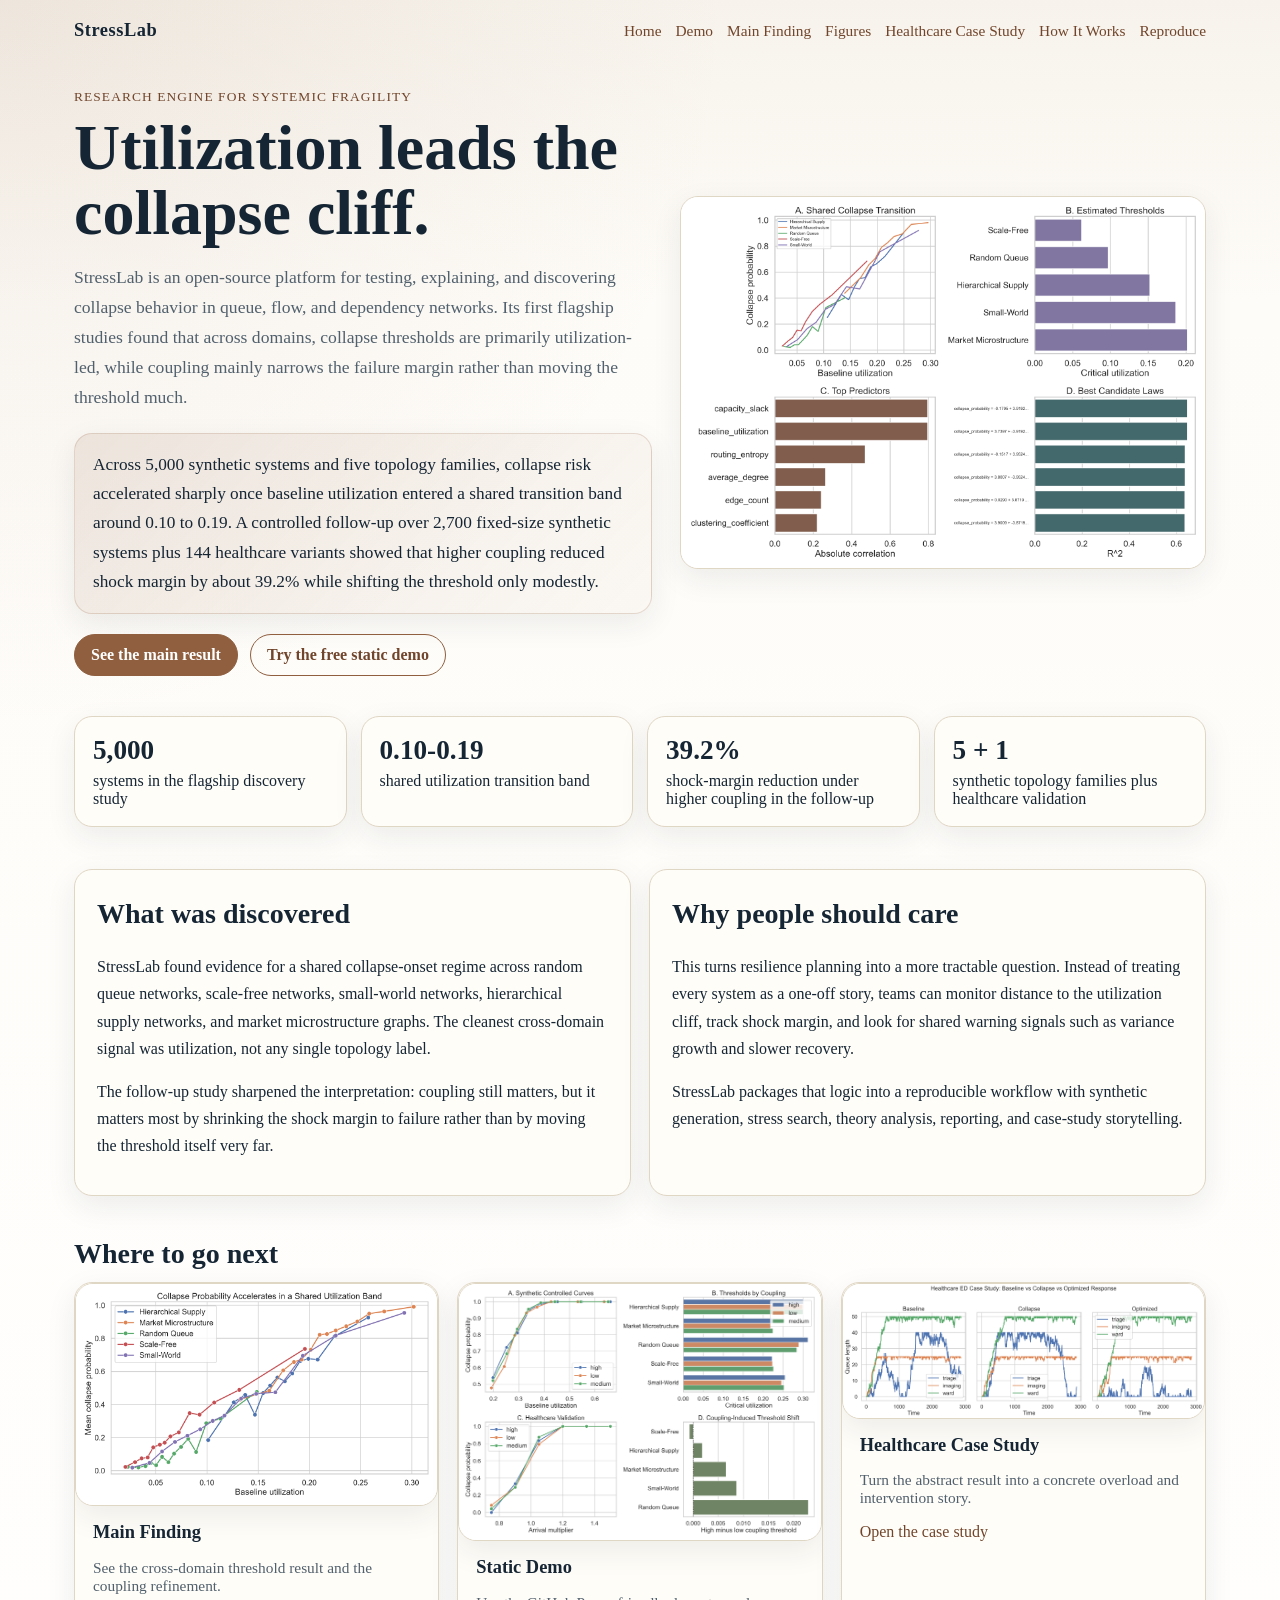
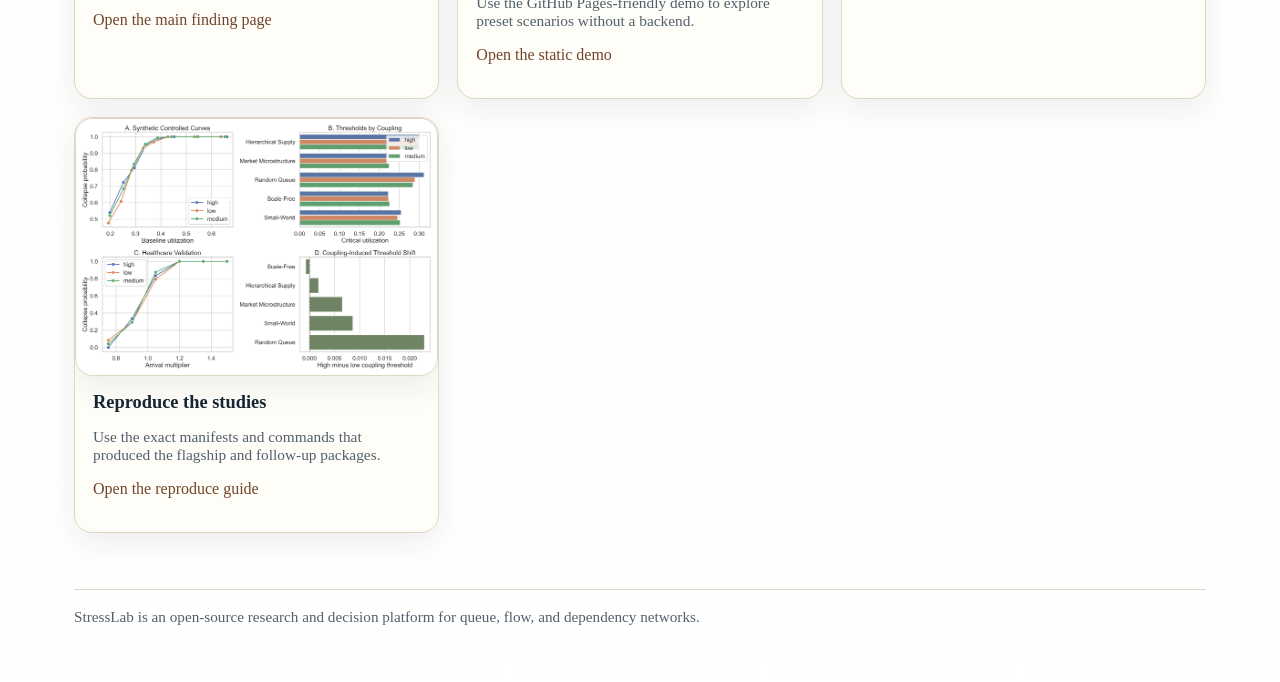
<file: docs/index.html>
<!doctype html>
<html lang="en">
<head>
  <meta charset="utf-8">
  <meta name="viewport" content="width=device-width, initial-scale=1">
  <title>StressLab | Utilization-Led Collapse Across Domains</title>
  <link rel="stylesheet" href="styles.css">
</head>
<body>
  <div class="shell">
    <nav class="nav">
      <div class="brand">StressLab</div>
      <div class="nav-links">
        <a href="index.html">Home</a>
        <a href="demo.html">Demo</a>
        <a href="main-finding.html">Main Finding</a>
        <a href="figures.html">Figures</a>
        <a href="healthcare-case-study.html">Healthcare Case Study</a>
        <a href="how-it-works.html">How It Works</a>
        <a href="reproduce.html">Reproduce</a>
      </div>
    </nav>

    <section class="hero">
      <div>
        <div class="eyebrow">Research engine for systemic fragility</div>
        <h1>Utilization leads the collapse cliff.</h1>
        <p class="lede">
          StressLab is an open-source platform for testing, explaining, and discovering collapse behavior in queue, flow, and dependency networks.
          Its first flagship studies found that across domains, collapse thresholds are primarily utilization-led, while coupling mainly narrows the failure margin rather than moving the threshold much.
        </p>
        <div class="claim">
          Across 5,000 synthetic systems and five topology families, collapse risk accelerated sharply once baseline utilization entered a shared transition band around 0.10 to 0.19. A controlled follow-up over 2,700 fixed-size synthetic systems plus 144 healthcare variants showed that higher coupling reduced shock margin by about 39.2% while shifting the threshold only modestly.
        </div>
        <div class="button-row">
          <a class="button" href="main-finding.html">See the main result</a>
          <a class="button secondary" href="demo.html">Try the free static demo</a>
        </div>
      </div>
      <div>
        <img src="assets/public/main_result.png" alt="StressLab main result figure">
      </div>
    </section>

    <section class="stats">
      <div class="card">
        <div class="metric">5,000</div>
        <div>systems in the flagship discovery study</div>
      </div>
      <div class="card">
        <div class="metric">0.10-0.19</div>
        <div>shared utilization transition band</div>
      </div>
      <div class="card">
        <div class="metric">39.2%</div>
        <div>shock-margin reduction under higher coupling in the follow-up</div>
      </div>
      <div class="card">
        <div class="metric">5 + 1</div>
        <div>synthetic topology families plus healthcare validation</div>
      </div>
    </section>

    <section class="section section-grid">
      <div class="text-panel">
        <h2>What was discovered</h2>
        <p>
          StressLab found evidence for a shared collapse-onset regime across random queue networks, scale-free networks, small-world networks,
          hierarchical supply networks, and market microstructure graphs. The cleanest cross-domain signal was utilization, not any single topology label.
        </p>
        <p>
          The follow-up study sharpened the interpretation: coupling still matters, but it matters most by shrinking the shock margin to failure rather than by moving the threshold itself very far.
        </p>
      </div>
      <div class="text-panel">
        <h2>Why people should care</h2>
        <p>
          This turns resilience planning into a more tractable question. Instead of treating every system as a one-off story, teams can monitor distance to the utilization cliff,
          track shock margin, and look for shared warning signals such as variance growth and slower recovery.
        </p>
        <p>
          StressLab packages that logic into a reproducible workflow with synthetic generation, stress search, theory analysis, reporting, and case-study storytelling.
        </p>
      </div>
    </section>

    <section class="section">
      <h2>Where to go next</h2>
      <div class="figure-grid">
        <div class="figure-card">
          <img src="assets/public/collapse_overlay.png" alt="Collapse overlay">
          <div class="copy">
            <h3>Main Finding</h3>
            <p class="kicker">See the cross-domain threshold result and the coupling refinement.</p>
            <p><a href="main-finding.html">Open the main finding page</a></p>
          </div>
        </div>
        <div class="figure-card">
          <img src="assets/public/followup_main_result.png" alt="Static demo preview">
          <div class="copy">
            <h3>Static Demo</h3>
            <p class="kicker">Use the GitHub Pages-friendly demo to explore preset scenarios without a backend.</p>
            <p><a href="demo.html">Open the static demo</a></p>
          </div>
        </div>
        <div class="figure-card">
          <img src="assets/public/healthcare_case.png" alt="Healthcare case study">
          <div class="copy">
            <h3>Healthcare Case Study</h3>
            <p class="kicker">Turn the abstract result into a concrete overload and intervention story.</p>
            <p><a href="healthcare-case-study.html">Open the case study</a></p>
          </div>
        </div>
        <div class="figure-card">
          <img src="assets/public/followup_main_result.png" alt="Follow-up main result">
          <div class="copy">
            <h3>Reproduce the studies</h3>
            <p class="kicker">Use the exact manifests and commands that produced the flagship and follow-up packages.</p>
            <p><a href="reproduce.html">Open the reproduce guide</a></p>
          </div>
        </div>
      </div>
    </section>

    <div class="footer">
      StressLab is an open-source research and decision platform for queue, flow, and dependency networks.
    </div>
  </div>
</body>
</html>
</file>
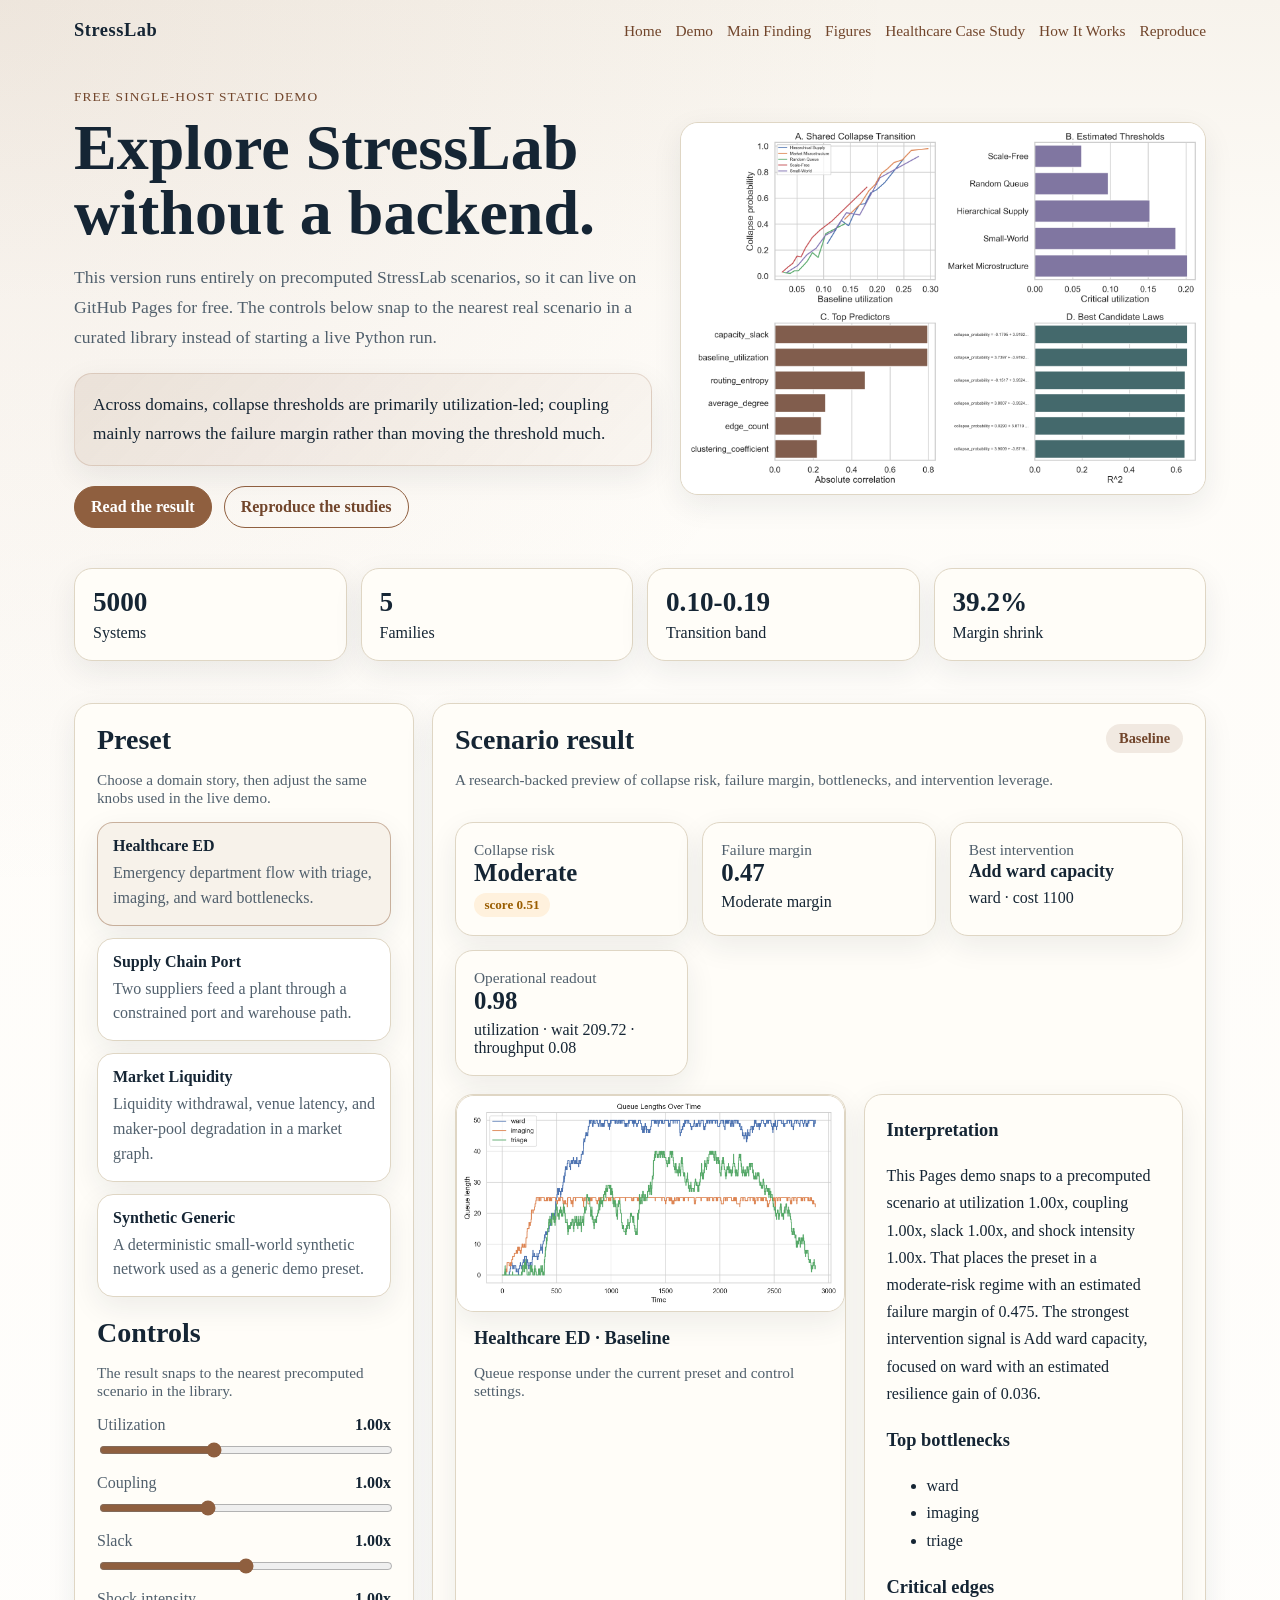
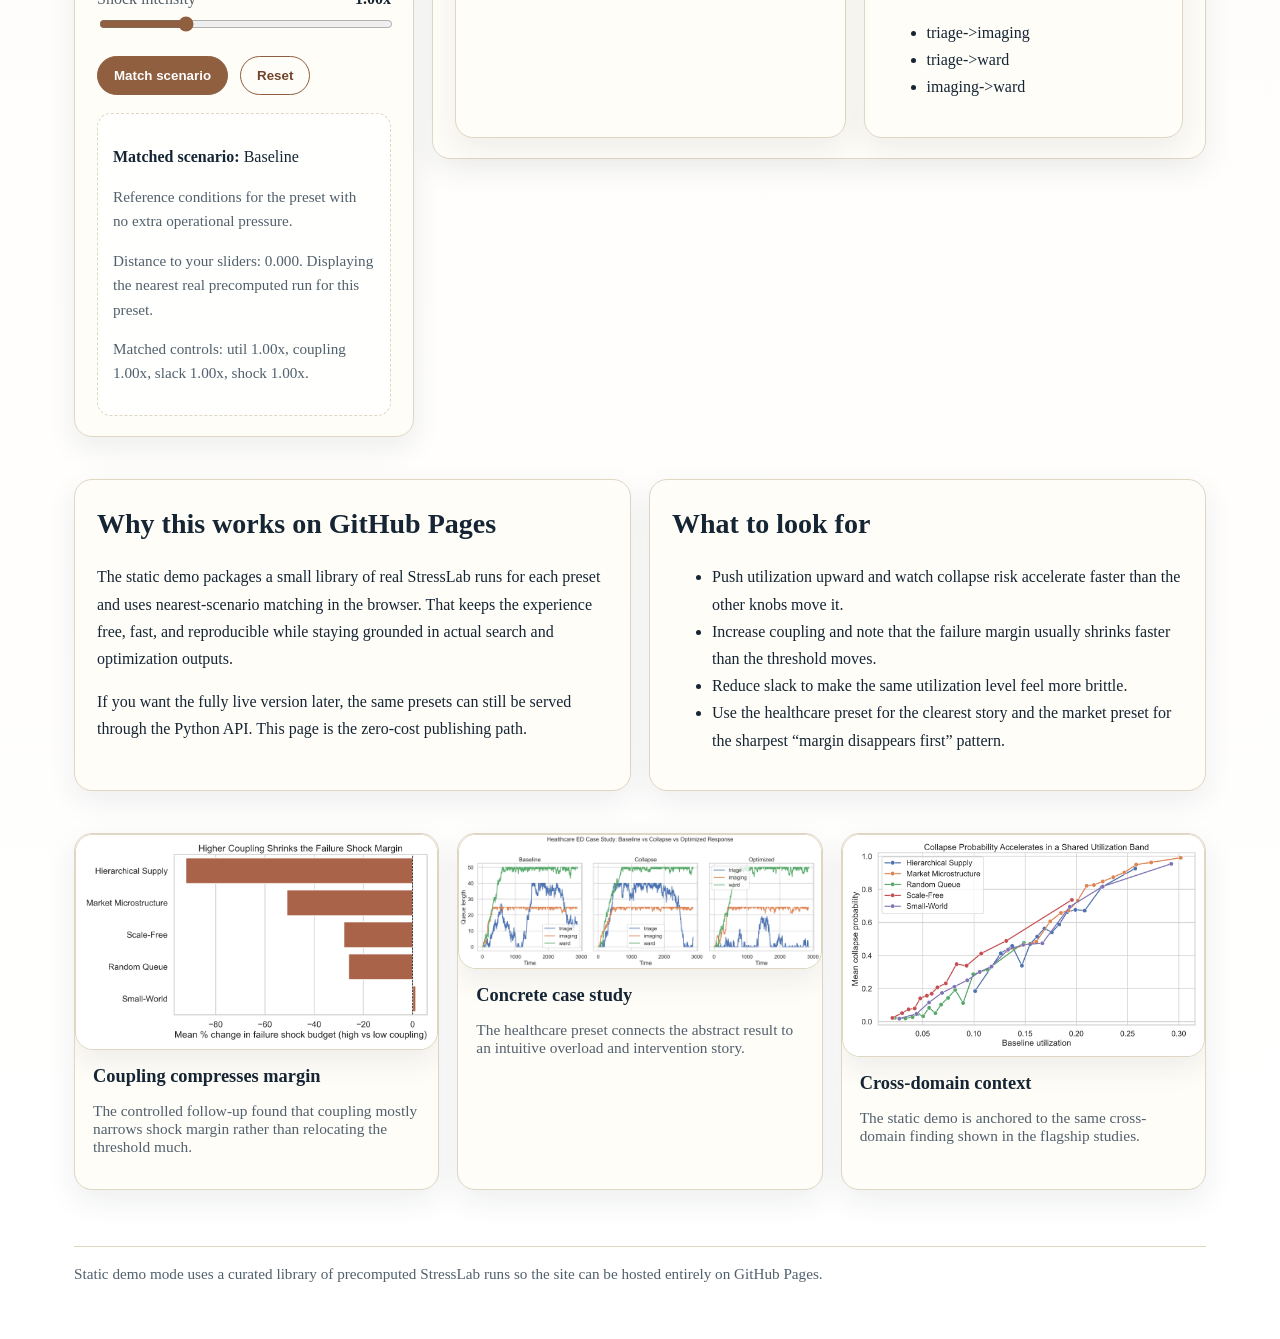
<file: docs/demo.html>
<!doctype html>
<html lang="en">
<head>
  <meta charset="utf-8">
  <meta name="viewport" content="width=device-width, initial-scale=1">
  <title>StressLab | Static Demo</title>
  <link rel="stylesheet" href="styles.css">
</head>
<body>
  <div class="shell">
    <nav class="nav">
      <div class="brand">StressLab</div>
      <div class="nav-links">
        <a href="index.html">Home</a>
        <a href="demo.html">Demo</a>
        <a href="main-finding.html">Main Finding</a>
        <a href="figures.html">Figures</a>
        <a href="healthcare-case-study.html">Healthcare Case Study</a>
        <a href="how-it-works.html">How It Works</a>
        <a href="reproduce.html">Reproduce</a>
      </div>
    </nav>

    <section class="hero">
      <div>
        <div class="eyebrow">Free single-host static demo</div>
        <h1>Explore StressLab without a backend.</h1>
        <p class="lede">
          This version runs entirely on precomputed StressLab scenarios, so it can live on GitHub Pages for free.
          The controls below snap to the nearest real scenario in a curated library instead of starting a live Python run.
        </p>
        <div id="demo-claim" class="claim">
          Across domains, collapse thresholds are primarily utilization-led; coupling mainly narrows the failure margin rather than moving the threshold much.
        </div>
        <div class="button-row">
          <a class="button" href="main-finding.html">Read the result</a>
          <a class="button secondary" href="reproduce.html">Reproduce the studies</a>
        </div>
      </div>
      <div>
        <img src="assets/public/main_result.png" alt="StressLab main result figure">
      </div>
    </section>

    <section class="stats" id="demo-stats"></section>

    <section class="section demo-layout">
      <div class="demo-panel">
        <h2>Preset</h2>
        <p class="note">Choose a domain story, then adjust the same knobs used in the live demo.</p>
        <div id="preset-list" class="preset-list"></div>

        <h2 style="margin-top:20px;">Controls</h2>
        <p class="note">The result snaps to the nearest precomputed scenario in the library.</p>
        <div id="control-list"></div>
        <div class="button-row">
          <button class="button" id="match-scenario" type="button">Match scenario</button>
          <button class="button secondary" id="reset-controls" type="button">Reset</button>
        </div>
        <div id="match-note" class="demo-match-note"></div>
      </div>

      <div class="demo-panel">
        <div class="demo-result-header">
          <div>
            <h2>Scenario result</h2>
            <p class="note">A research-backed preview of collapse risk, failure margin, bottlenecks, and intervention leverage.</p>
          </div>
          <div id="scenario-chip" class="demo-chip"></div>
        </div>

        <div id="result-cards" class="stats demo-result-cards"></div>

        <div class="demo-result-grid">
          <div class="figure-card">
            <img id="result-figure" src="assets/public/main_result.png" alt="Scenario figure">
            <div class="copy">
              <h3 id="figure-title">Representative figure</h3>
              <p id="figure-caption" class="kicker"></p>
            </div>
          </div>

          <div class="text-panel">
            <h3>Interpretation</h3>
            <p id="result-explanation"></p>

            <h3 style="margin-top:18px;">Top bottlenecks</h3>
            <ul id="bottleneck-list"></ul>

            <h3 style="margin-top:18px;">Critical edges</h3>
            <ul id="edge-list"></ul>
          </div>
        </div>
      </div>
    </section>

    <section class="section section-grid">
      <div class="text-panel">
        <h2>Why this works on GitHub Pages</h2>
        <p>
          The static demo packages a small library of real StressLab runs for each preset and uses nearest-scenario matching in the browser.
          That keeps the experience free, fast, and reproducible while staying grounded in actual search and optimization outputs.
        </p>
        <p>
          If you want the fully live version later, the same presets can still be served through the Python API. This page is the zero-cost publishing path.
        </p>
      </div>
      <div class="text-panel">
        <h2>What to look for</h2>
        <ul>
          <li>Push utilization upward and watch collapse risk accelerate faster than the other knobs move it.</li>
          <li>Increase coupling and note that the failure margin usually shrinks faster than the threshold moves.</li>
          <li>Reduce slack to make the same utilization level feel more brittle.</li>
          <li>Use the healthcare preset for the clearest story and the market preset for the sharpest “margin disappears first” pattern.</li>
        </ul>
      </div>
    </section>

    <section class="section figure-grid">
      <div class="figure-card">
        <img src="assets/public/failure_margin.png" alt="Failure margin follow-up result">
        <div class="copy">
          <h3>Coupling compresses margin</h3>
          <p class="kicker">The controlled follow-up found that coupling mostly narrows shock margin rather than relocating the threshold much.</p>
        </div>
      </div>
      <div class="figure-card">
        <img src="assets/public/healthcare_case.png" alt="Healthcare case study">
        <div class="copy">
          <h3>Concrete case study</h3>
          <p class="kicker">The healthcare preset connects the abstract result to an intuitive overload and intervention story.</p>
        </div>
      </div>
      <div class="figure-card">
        <img src="assets/public/collapse_overlay.png" alt="Cross-domain collapse overlay">
        <div class="copy">
          <h3>Cross-domain context</h3>
          <p class="kicker">The static demo is anchored to the same cross-domain finding shown in the flagship studies.</p>
        </div>
      </div>
    </section>

    <div class="footer">
      Static demo mode uses a curated library of precomputed StressLab runs so the site can be hosted entirely on GitHub Pages.
    </div>
  </div>

  <script src="demo.js"></script>
</body>
</html>
</file>
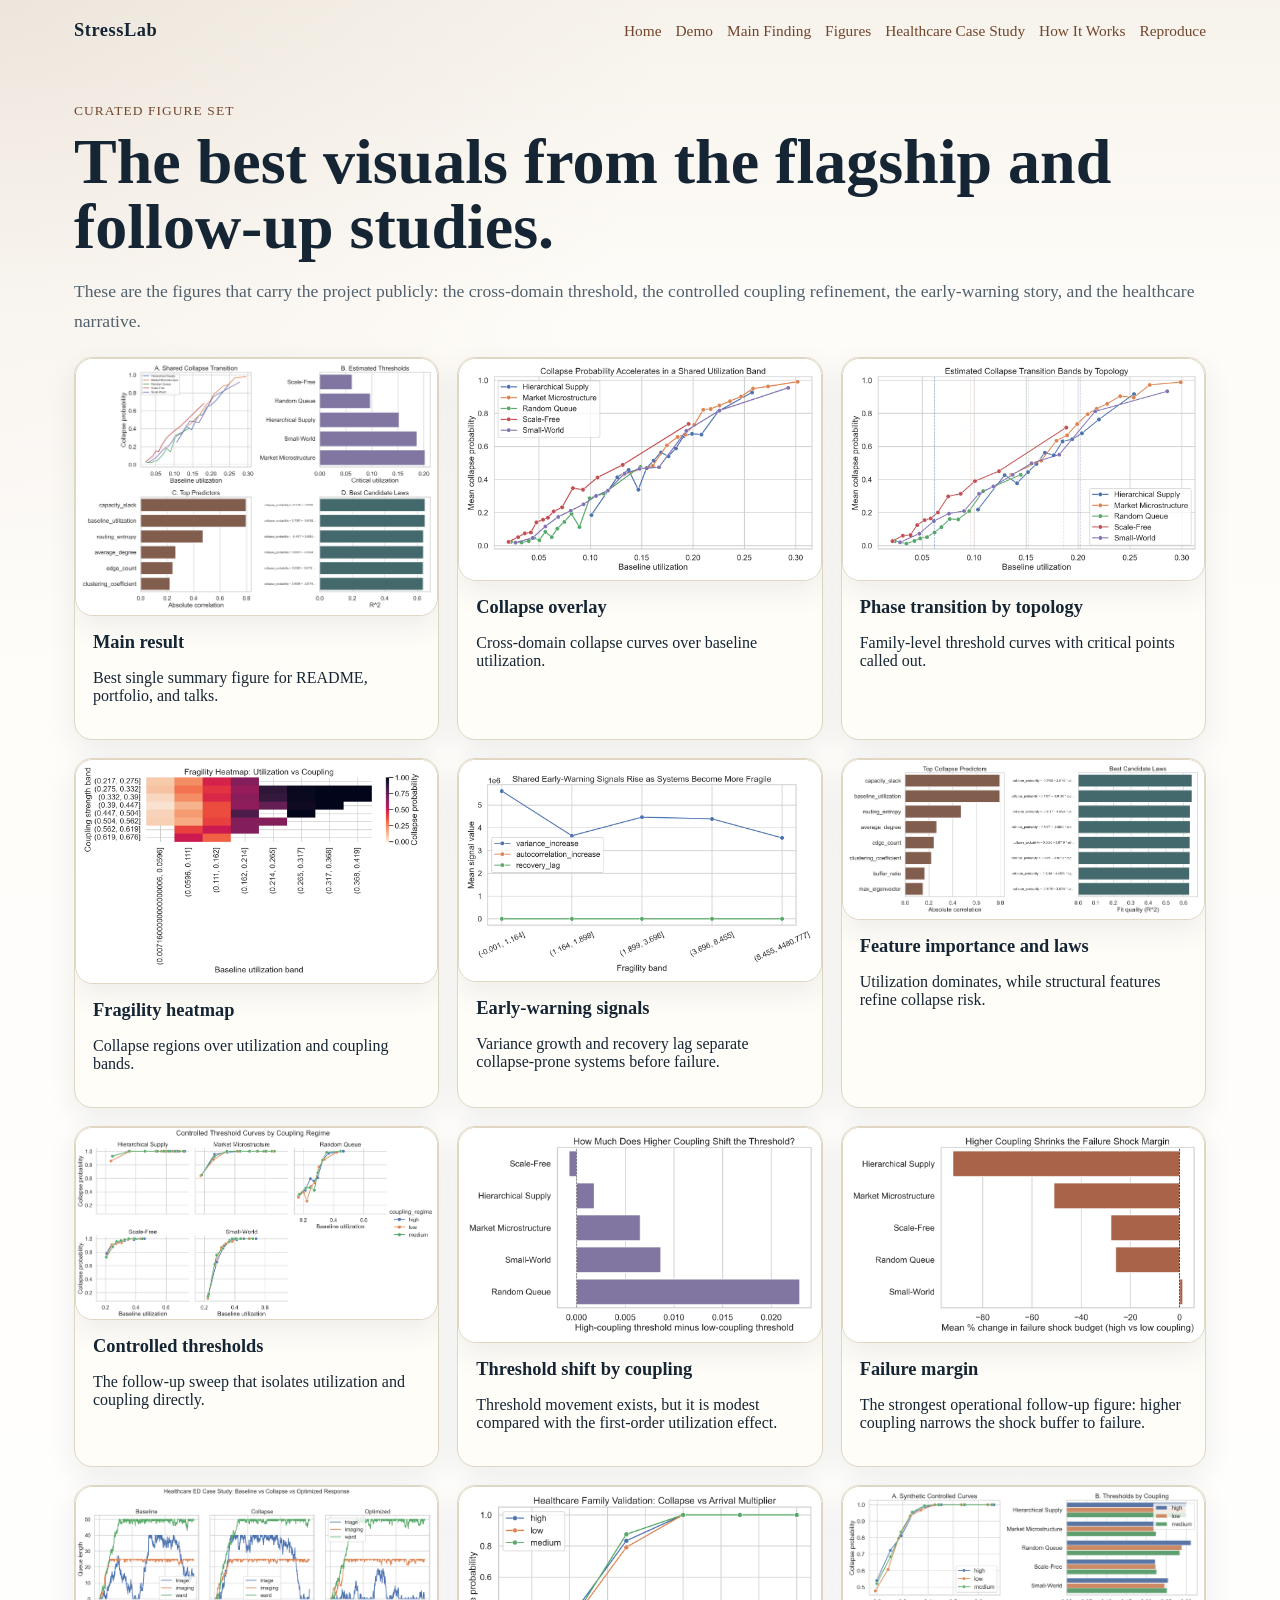
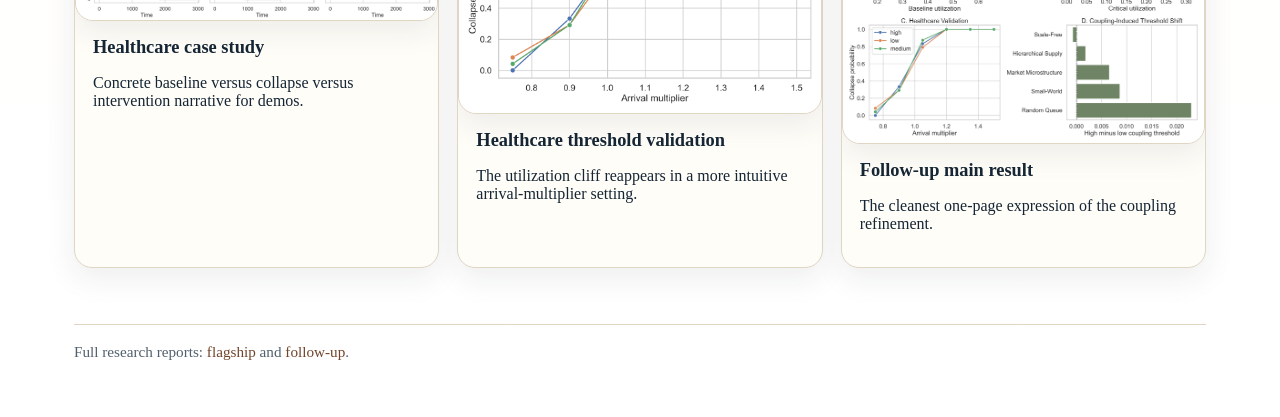
<file: docs/figures.html>
<!doctype html>
<html lang="en">
<head>
  <meta charset="utf-8">
  <meta name="viewport" content="width=device-width, initial-scale=1">
  <title>StressLab | Figures</title>
  <link rel="stylesheet" href="styles.css">
</head>
<body>
  <div class="shell">
    <nav class="nav">
      <div class="brand">StressLab</div>
      <div class="nav-links">
        <a href="index.html">Home</a>
        <a href="demo.html">Demo</a>
        <a href="main-finding.html">Main Finding</a>
        <a href="figures.html">Figures</a>
        <a href="healthcare-case-study.html">Healthcare Case Study</a>
        <a href="how-it-works.html">How It Works</a>
        <a href="reproduce.html">Reproduce</a>
      </div>
    </nav>

    <section class="section">
      <div class="eyebrow">Curated figure set</div>
      <h1>The best visuals from the flagship and follow-up studies.</h1>
      <p class="lede">
        These are the figures that carry the project publicly: the cross-domain threshold, the controlled coupling refinement, the early-warning story, and the healthcare narrative.
      </p>
    </section>

    <section class="figure-grid">
      <div class="figure-card"><img src="assets/public/main_result.png" alt="Main result"><div class="copy"><h3>Main result</h3><p>Best single summary figure for README, portfolio, and talks.</p></div></div>
      <div class="figure-card"><img src="assets/public/collapse_overlay.png" alt="Collapse overlay"><div class="copy"><h3>Collapse overlay</h3><p>Cross-domain collapse curves over baseline utilization.</p></div></div>
      <div class="figure-card"><img src="assets/public/phase_transition.png" alt="Phase transition"><div class="copy"><h3>Phase transition by topology</h3><p>Family-level threshold curves with critical points called out.</p></div></div>
      <div class="figure-card"><img src="assets/public/fragility_heatmap.png" alt="Fragility heatmap"><div class="copy"><h3>Fragility heatmap</h3><p>Collapse regions over utilization and coupling bands.</p></div></div>
      <div class="figure-card"><img src="assets/public/early_warning.png" alt="Early warning signals"><div class="copy"><h3>Early-warning signals</h3><p>Variance growth and recovery lag separate collapse-prone systems before failure.</p></div></div>
      <div class="figure-card"><img src="assets/public/feature_laws.png" alt="Feature importance and laws"><div class="copy"><h3>Feature importance and laws</h3><p>Utilization dominates, while structural features refine collapse risk.</p></div></div>
      <div class="figure-card"><img src="assets/public/controlled_thresholds.png" alt="Controlled thresholds"><div class="copy"><h3>Controlled thresholds</h3><p>The follow-up sweep that isolates utilization and coupling directly.</p></div></div>
      <div class="figure-card"><img src="assets/public/threshold_shift.png" alt="Threshold shift"><div class="copy"><h3>Threshold shift by coupling</h3><p>Threshold movement exists, but it is modest compared with the first-order utilization effect.</p></div></div>
      <div class="figure-card"><img src="assets/public/failure_margin.png" alt="Failure margin"><div class="copy"><h3>Failure margin</h3><p>The strongest operational follow-up figure: higher coupling narrows the shock buffer to failure.</p></div></div>
      <div class="figure-card"><img src="assets/public/healthcare_case.png" alt="Healthcare case"><div class="copy"><h3>Healthcare case study</h3><p>Concrete baseline versus collapse versus intervention narrative for demos.</p></div></div>
      <div class="figure-card"><img src="assets/public/healthcare_validation.png" alt="Healthcare validation"><div class="copy"><h3>Healthcare threshold validation</h3><p>The utilization cliff reappears in a more intuitive arrival-multiplier setting.</p></div></div>
      <div class="figure-card"><img src="assets/public/followup_main_result.png" alt="Follow-up main result"><div class="copy"><h3>Follow-up main result</h3><p>The cleanest one-page expression of the coupling refinement.</p></div></div>
    </section>

    <div class="footer">
      Full research reports: <a href="studies/flagship/FLAGSHIP_RESEARCH_REPORT.html">flagship</a> and <a href="studies/followup/FOLLOWUP_RESEARCH_REPORT.html">follow-up</a>.
    </div>
  </div>
</body>
</html>
</file>
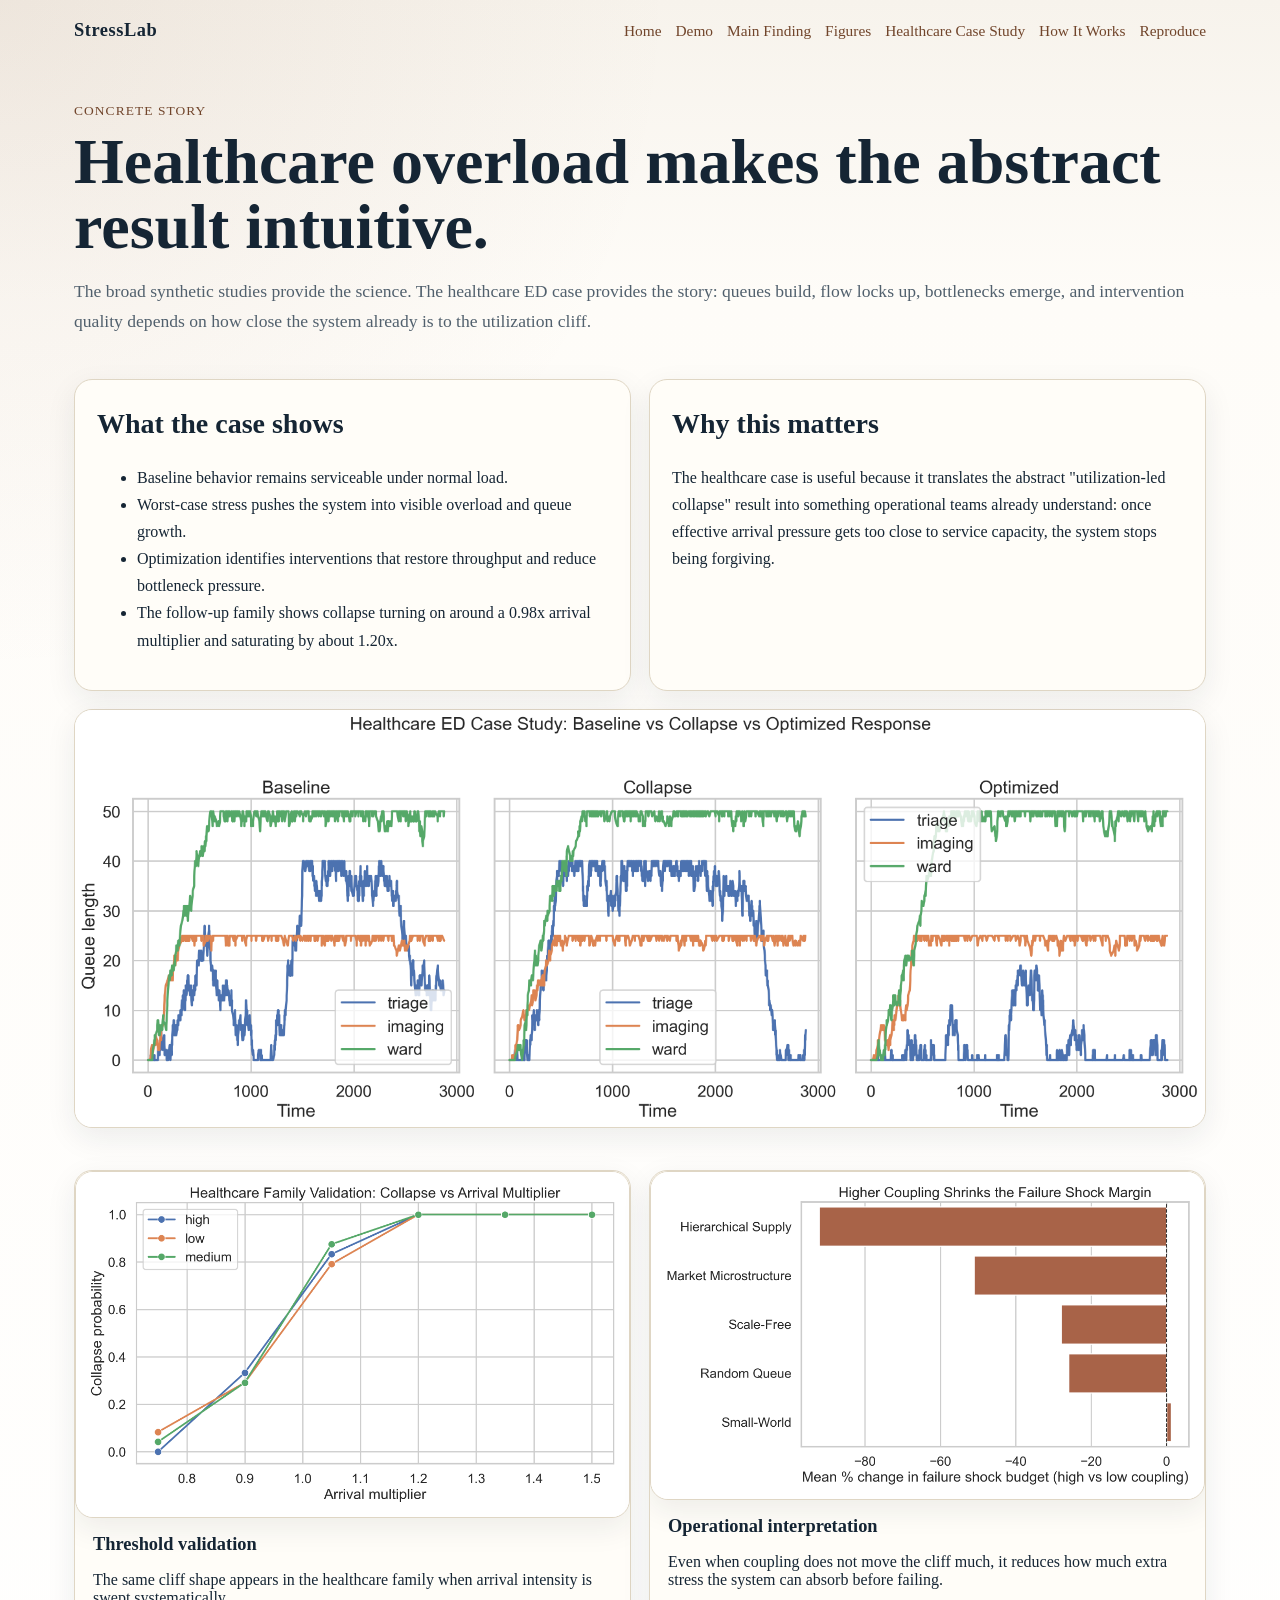
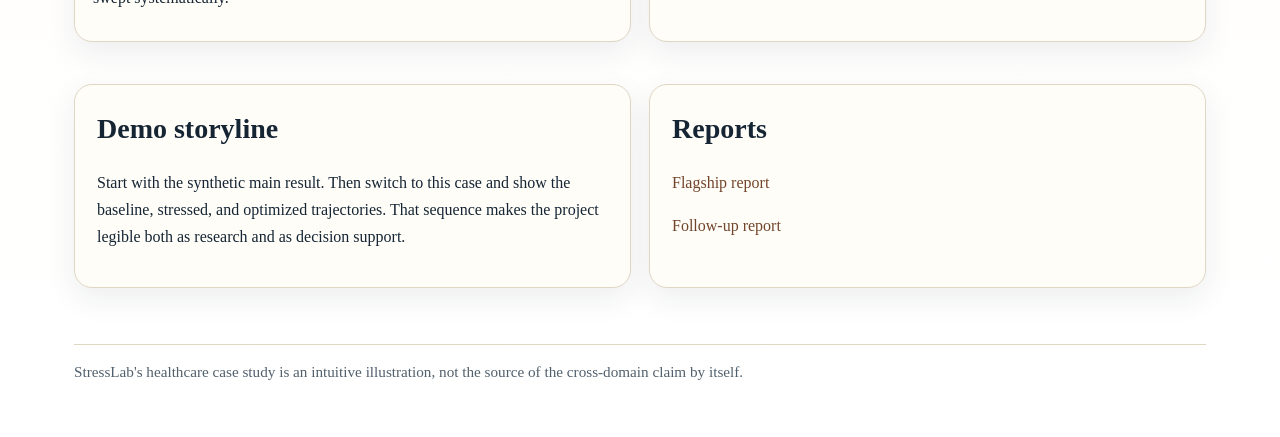
<file: docs/healthcare-case-study.html>
<!doctype html>
<html lang="en">
<head>
  <meta charset="utf-8">
  <meta name="viewport" content="width=device-width, initial-scale=1">
  <title>StressLab | Healthcare Case Study</title>
  <link rel="stylesheet" href="styles.css">
</head>
<body>
  <div class="shell">
    <nav class="nav">
      <div class="brand">StressLab</div>
      <div class="nav-links">
        <a href="index.html">Home</a>
        <a href="demo.html">Demo</a>
        <a href="main-finding.html">Main Finding</a>
        <a href="figures.html">Figures</a>
        <a href="healthcare-case-study.html">Healthcare Case Study</a>
        <a href="how-it-works.html">How It Works</a>
        <a href="reproduce.html">Reproduce</a>
      </div>
    </nav>

    <section class="section">
      <div class="eyebrow">Concrete story</div>
      <h1>Healthcare overload makes the abstract result intuitive.</h1>
      <p class="lede">
        The broad synthetic studies provide the science. The healthcare ED case provides the story: queues build, flow locks up, bottlenecks emerge, and intervention quality depends on how close the system already is to the utilization cliff.
      </p>
    </section>

    <section class="section section-grid">
      <div class="text-panel">
        <h2>What the case shows</h2>
        <ul>
          <li>Baseline behavior remains serviceable under normal load.</li>
          <li>Worst-case stress pushes the system into visible overload and queue growth.</li>
          <li>Optimization identifies interventions that restore throughput and reduce bottleneck pressure.</li>
          <li>The follow-up family shows collapse turning on around a 0.98x arrival multiplier and saturating by about 1.20x.</li>
        </ul>
      </div>
      <div class="text-panel">
        <h2>Why this matters</h2>
        <p>
          The healthcare case is useful because it translates the abstract "utilization-led collapse" result into something operational teams already understand:
          once effective arrival pressure gets too close to service capacity, the system stops being forgiving.
        </p>
      </div>
    </section>

    <section class="section feature-figure">
      <img src="assets/public/healthcare_case.png" alt="Healthcare case figure">
    </section>

    <section class="section figure-grid">
      <div class="figure-card">
        <img src="assets/public/healthcare_validation.png" alt="Healthcare validation">
        <div class="copy">
          <h3>Threshold validation</h3>
          <p>The same cliff shape appears in the healthcare family when arrival intensity is swept systematically.</p>
        </div>
      </div>
      <div class="figure-card">
        <img src="assets/public/failure_margin.png" alt="Failure margin">
        <div class="copy">
          <h3>Operational interpretation</h3>
          <p>Even when coupling does not move the cliff much, it reduces how much extra stress the system can absorb before failing.</p>
        </div>
      </div>
    </section>

    <section class="section section-grid">
      <div class="text-panel">
        <h2>Demo storyline</h2>
        <p>
          Start with the synthetic main result. Then switch to this case and show the baseline, stressed, and optimized trajectories. That sequence makes the project legible both as research and as decision support.
        </p>
      </div>
      <div class="text-panel">
        <h2>Reports</h2>
        <p><a href="studies/flagship/FLAGSHIP_RESEARCH_REPORT.html">Flagship report</a></p>
        <p><a href="studies/followup/FOLLOWUP_RESEARCH_REPORT.html">Follow-up report</a></p>
      </div>
    </section>

    <div class="footer">
      StressLab's healthcare case study is an intuitive illustration, not the source of the cross-domain claim by itself.
    </div>
  </div>
</body>
</html>
</file>
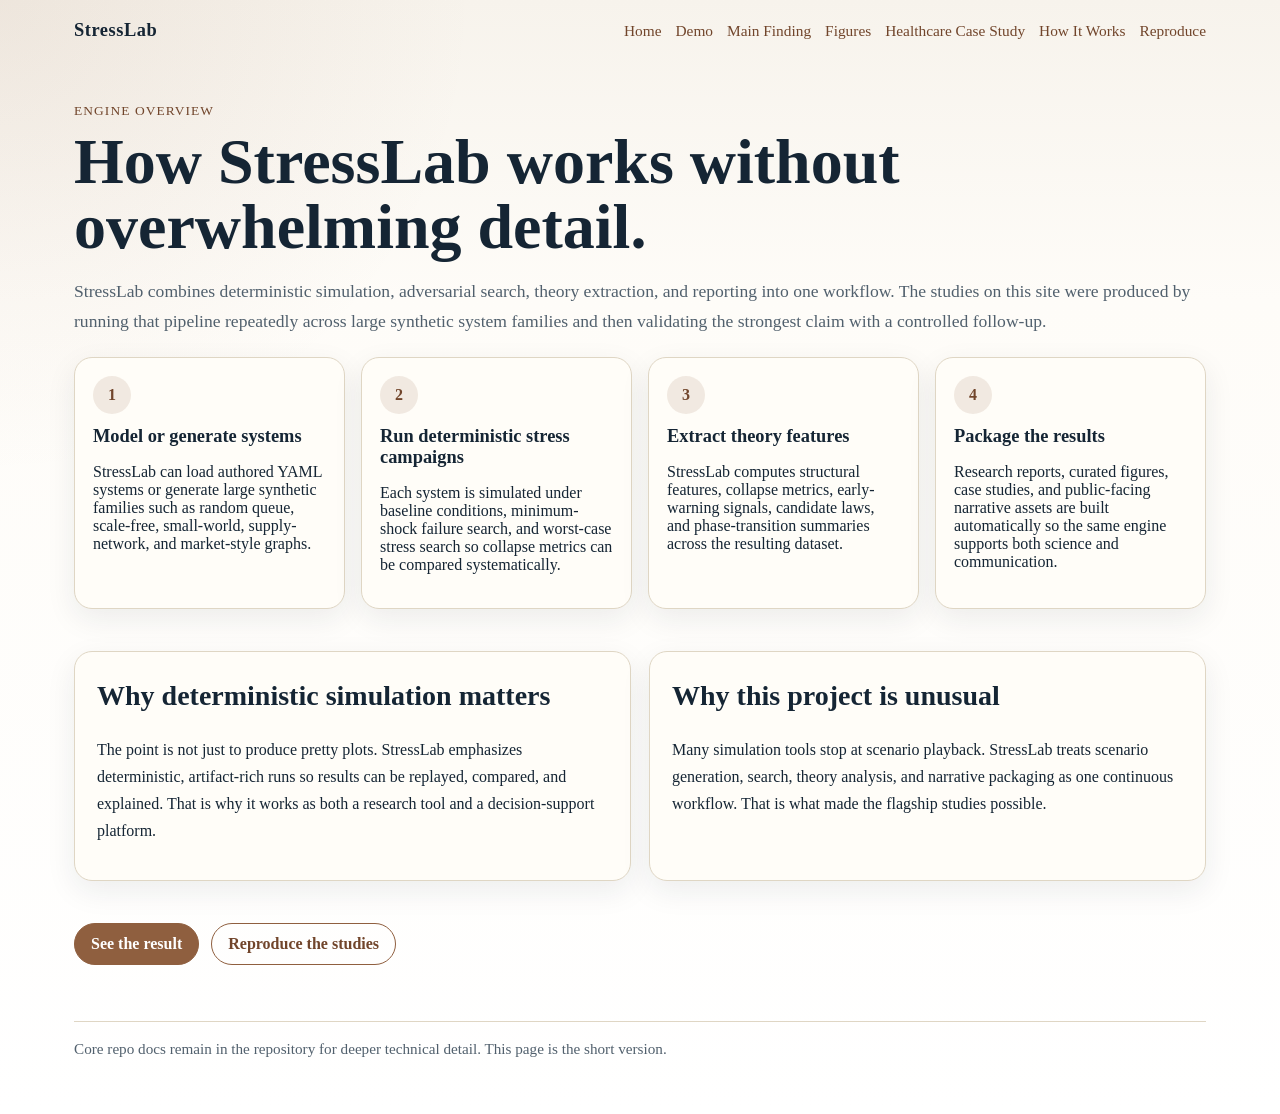
<file: docs/how-it-works.html>
<!doctype html>
<html lang="en">
<head>
  <meta charset="utf-8">
  <meta name="viewport" content="width=device-width, initial-scale=1">
  <title>StressLab | How It Works</title>
  <link rel="stylesheet" href="styles.css">
</head>
<body>
  <div class="shell">
    <nav class="nav">
      <div class="brand">StressLab</div>
      <div class="nav-links">
        <a href="index.html">Home</a>
        <a href="demo.html">Demo</a>
        <a href="main-finding.html">Main Finding</a>
        <a href="figures.html">Figures</a>
        <a href="healthcare-case-study.html">Healthcare Case Study</a>
        <a href="how-it-works.html">How It Works</a>
        <a href="reproduce.html">Reproduce</a>
      </div>
    </nav>

    <section class="section">
      <div class="eyebrow">Engine overview</div>
      <h1>How StressLab works without overwhelming detail.</h1>
      <p class="lede">
        StressLab combines deterministic simulation, adversarial search, theory extraction, and reporting into one workflow. The studies on this site were produced by running that pipeline repeatedly across large synthetic system families and then validating the strongest claim with a controlled follow-up.
      </p>
    </section>

    <section class="steps">
      <div class="step">
        <div class="num">1</div>
        <h3>Model or generate systems</h3>
        <p>StressLab can load authored YAML systems or generate large synthetic families such as random queue, scale-free, small-world, supply-network, and market-style graphs.</p>
      </div>
      <div class="step">
        <div class="num">2</div>
        <h3>Run deterministic stress campaigns</h3>
        <p>Each system is simulated under baseline conditions, minimum-shock failure search, and worst-case stress search so collapse metrics can be compared systematically.</p>
      </div>
      <div class="step">
        <div class="num">3</div>
        <h3>Extract theory features</h3>
        <p>StressLab computes structural features, collapse metrics, early-warning signals, candidate laws, and phase-transition summaries across the resulting dataset.</p>
      </div>
      <div class="step">
        <div class="num">4</div>
        <h3>Package the results</h3>
        <p>Research reports, curated figures, case studies, and public-facing narrative assets are built automatically so the same engine supports both science and communication.</p>
      </div>
    </section>

    <section class="section section-grid">
      <div class="text-panel">
        <h2>Why deterministic simulation matters</h2>
        <p>
          The point is not just to produce pretty plots. StressLab emphasizes deterministic, artifact-rich runs so results can be replayed, compared, and explained.
          That is why it works as both a research tool and a decision-support platform.
        </p>
      </div>
      <div class="text-panel">
        <h2>Why this project is unusual</h2>
        <p>
          Many simulation tools stop at scenario playback. StressLab treats scenario generation, search, theory analysis, and narrative packaging as one continuous workflow.
          That is what made the flagship studies possible.
        </p>
      </div>
    </section>

    <section class="section">
      <div class="button-row">
        <a class="button" href="main-finding.html">See the result</a>
        <a class="button secondary" href="reproduce.html">Reproduce the studies</a>
      </div>
    </section>

    <div class="footer">
      Core repo docs remain in the repository for deeper technical detail. This page is the short version.
    </div>
  </div>
</body>
</html>
</file>
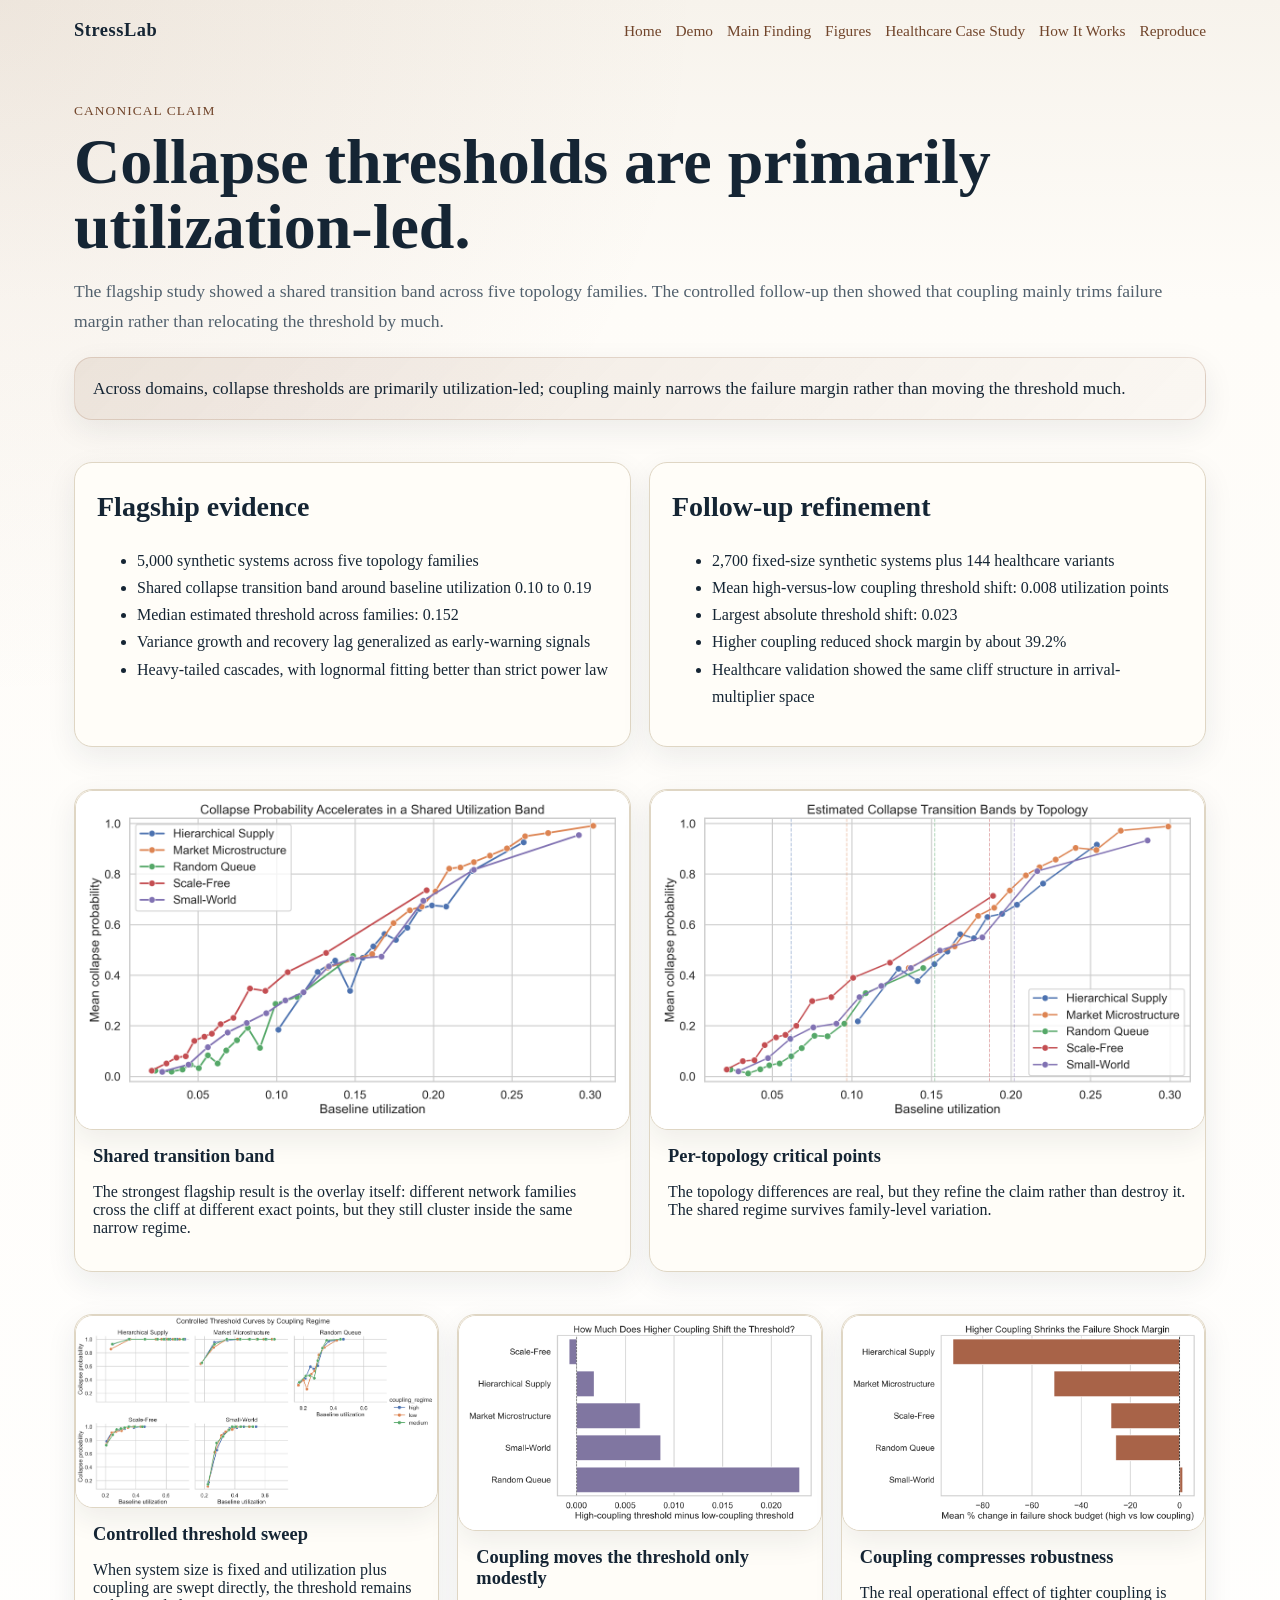
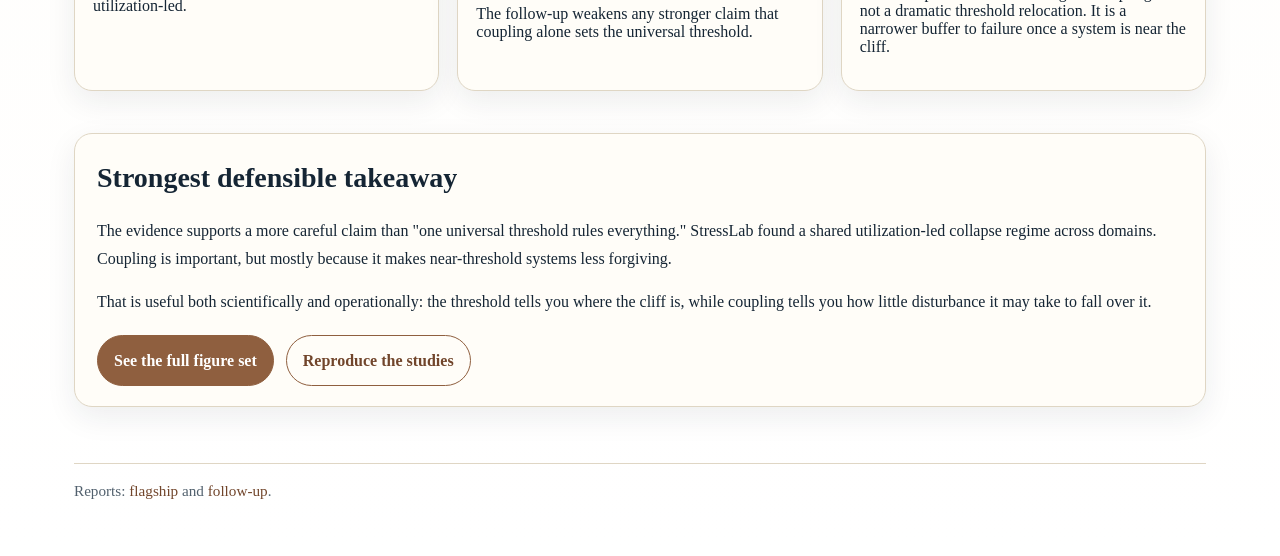
<file: docs/main-finding.html>
<!doctype html>
<html lang="en">
<head>
  <meta charset="utf-8">
  <meta name="viewport" content="width=device-width, initial-scale=1">
  <title>StressLab | Main Finding</title>
  <link rel="stylesheet" href="styles.css">
</head>
<body>
  <div class="shell">
    <nav class="nav">
      <div class="brand">StressLab</div>
      <div class="nav-links">
        <a href="index.html">Home</a>
        <a href="demo.html">Demo</a>
        <a href="main-finding.html">Main Finding</a>
        <a href="figures.html">Figures</a>
        <a href="healthcare-case-study.html">Healthcare Case Study</a>
        <a href="how-it-works.html">How It Works</a>
        <a href="reproduce.html">Reproduce</a>
      </div>
    </nav>

    <section class="section">
      <div class="eyebrow">Canonical claim</div>
      <h1>Collapse thresholds are primarily utilization-led.</h1>
      <p class="lede">
        The flagship study showed a shared transition band across five topology families. The controlled follow-up then showed that coupling mainly trims failure margin rather than relocating the threshold by much.
      </p>
      <div class="claim">
        Across domains, collapse thresholds are primarily utilization-led; coupling mainly narrows the failure margin rather than moving the threshold much.
      </div>
    </section>

    <section class="section section-grid">
      <div class="text-panel">
        <h2>Flagship evidence</h2>
        <ul>
          <li>5,000 synthetic systems across five topology families</li>
          <li>Shared collapse transition band around baseline utilization 0.10 to 0.19</li>
          <li>Median estimated threshold across families: 0.152</li>
          <li>Variance growth and recovery lag generalized as early-warning signals</li>
          <li>Heavy-tailed cascades, with lognormal fitting better than strict power law</li>
        </ul>
      </div>
      <div class="text-panel">
        <h2>Follow-up refinement</h2>
        <ul>
          <li>2,700 fixed-size synthetic systems plus 144 healthcare variants</li>
          <li>Mean high-versus-low coupling threshold shift: 0.008 utilization points</li>
          <li>Largest absolute threshold shift: 0.023</li>
          <li>Higher coupling reduced shock margin by about 39.2%</li>
          <li>Healthcare validation showed the same cliff structure in arrival-multiplier space</li>
        </ul>
      </div>
    </section>

    <section class="section figure-grid">
      <div class="figure-card">
        <img src="assets/public/collapse_overlay.png" alt="Collapse probability vs utilization">
        <div class="copy">
          <h3>Shared transition band</h3>
          <p>The strongest flagship result is the overlay itself: different network families cross the cliff at different exact points, but they still cluster inside the same narrow regime.</p>
        </div>
      </div>
      <div class="figure-card">
        <img src="assets/public/phase_transition.png" alt="Phase transition by topology">
        <div class="copy">
          <h3>Per-topology critical points</h3>
          <p>The topology differences are real, but they refine the claim rather than destroy it. The shared regime survives family-level variation.</p>
        </div>
      </div>
    </section>

    <section class="section figure-grid">
      <div class="figure-card">
        <img src="assets/public/controlled_thresholds.png" alt="Controlled thresholds">
        <div class="copy">
          <h3>Controlled threshold sweep</h3>
          <p>When system size is fixed and utilization plus coupling are swept directly, the threshold remains utilization-led.</p>
        </div>
      </div>
      <div class="figure-card">
        <img src="assets/public/threshold_shift.png" alt="Threshold shift by coupling">
        <div class="copy">
          <h3>Coupling moves the threshold only modestly</h3>
          <p>The follow-up weakens any stronger claim that coupling alone sets the universal threshold.</p>
        </div>
      </div>
      <div class="figure-card">
        <img src="assets/public/failure_margin.png" alt="Failure shock margin">
        <div class="copy">
          <h3>Coupling compresses robustness</h3>
          <p>The real operational effect of tighter coupling is not a dramatic threshold relocation. It is a narrower buffer to failure once a system is near the cliff.</p>
        </div>
      </div>
    </section>

    <section class="section">
      <div class="text-panel">
        <h2>Strongest defensible takeaway</h2>
        <p>
          The evidence supports a more careful claim than "one universal threshold rules everything." StressLab found a shared utilization-led collapse regime across domains.
          Coupling is important, but mostly because it makes near-threshold systems less forgiving.
        </p>
        <p>
          That is useful both scientifically and operationally: the threshold tells you where the cliff is, while coupling tells you how little disturbance it may take to fall over it.
        </p>
        <div class="button-row">
          <a class="button" href="figures.html">See the full figure set</a>
          <a class="button secondary" href="reproduce.html">Reproduce the studies</a>
        </div>
      </div>
    </section>

    <div class="footer">
      Reports: <a href="studies/flagship/FLAGSHIP_RESEARCH_REPORT.html">flagship</a> and <a href="studies/followup/FOLLOWUP_RESEARCH_REPORT.html">follow-up</a>.
    </div>
  </div>
</body>
</html>
</file>
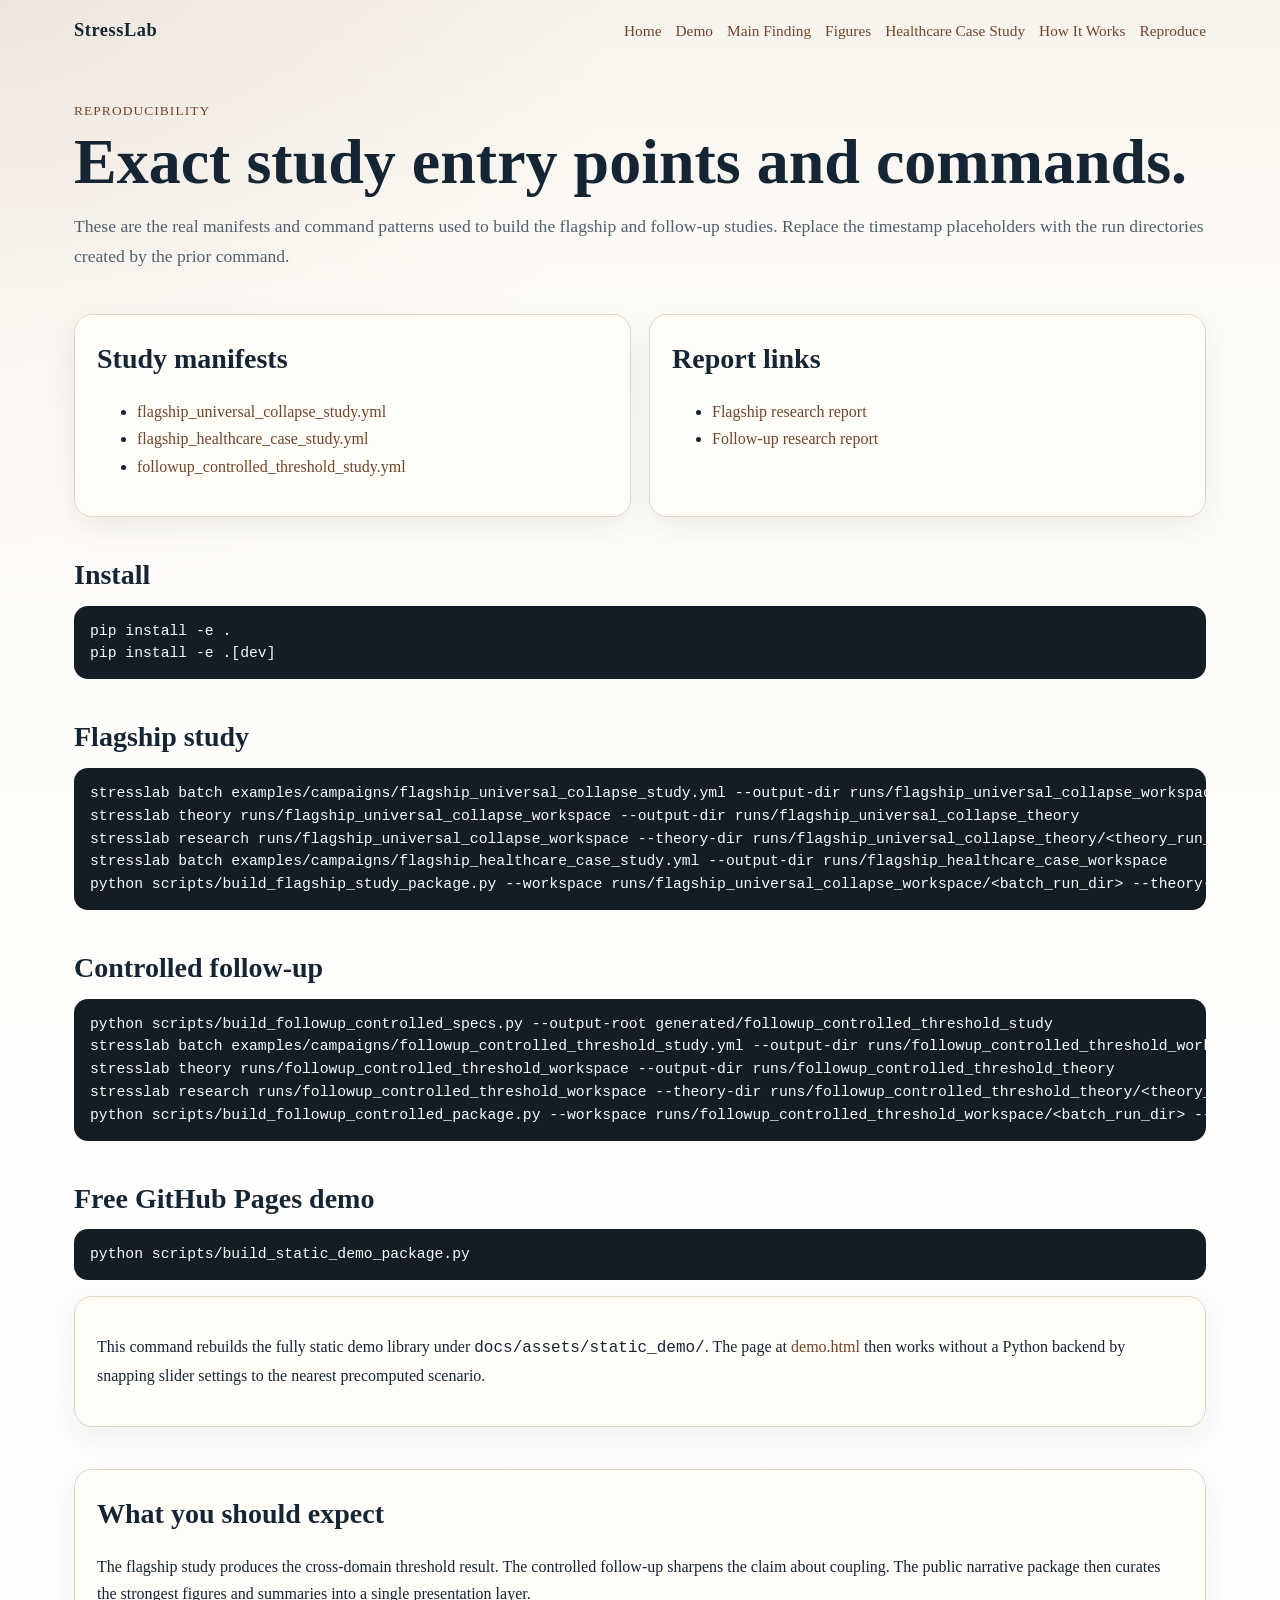
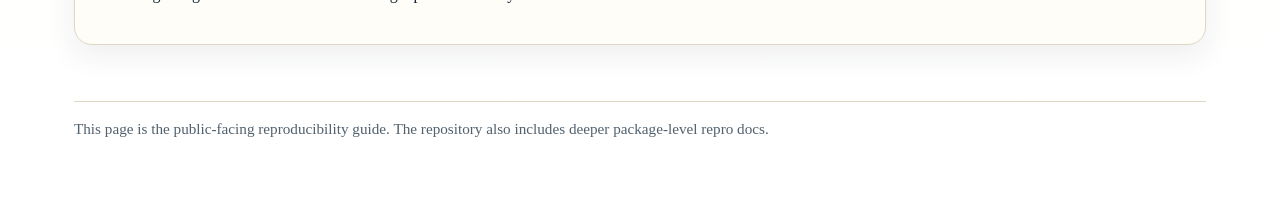
<file: docs/reproduce.html>
<!doctype html>
<html lang="en">
<head>
  <meta charset="utf-8">
  <meta name="viewport" content="width=device-width, initial-scale=1">
  <title>StressLab | Reproduce the Study</title>
  <link rel="stylesheet" href="styles.css">
</head>
<body>
  <div class="shell">
    <nav class="nav">
      <div class="brand">StressLab</div>
      <div class="nav-links">
        <a href="index.html">Home</a>
        <a href="demo.html">Demo</a>
        <a href="main-finding.html">Main Finding</a>
        <a href="figures.html">Figures</a>
        <a href="healthcare-case-study.html">Healthcare Case Study</a>
        <a href="how-it-works.html">How It Works</a>
        <a href="reproduce.html">Reproduce</a>
      </div>
    </nav>

    <section class="section">
      <div class="eyebrow">Reproducibility</div>
      <h1>Exact study entry points and commands.</h1>
      <p class="lede">
        These are the real manifests and command patterns used to build the flagship and follow-up studies. Replace the timestamp placeholders with the run directories created by the prior command.
      </p>
    </section>

    <section class="section section-grid">
      <div class="text-panel">
        <h2>Study manifests</h2>
        <ul>
          <li><a href="assets/public/manifests/flagship_universal_collapse_study.yml">flagship_universal_collapse_study.yml</a></li>
          <li><a href="assets/public/manifests/flagship_healthcare_case_study.yml">flagship_healthcare_case_study.yml</a></li>
          <li><a href="assets/public/manifests/followup_controlled_threshold_study.yml">followup_controlled_threshold_study.yml</a></li>
        </ul>
      </div>
      <div class="text-panel">
        <h2>Report links</h2>
        <ul>
          <li><a href="studies/flagship/FLAGSHIP_RESEARCH_REPORT.html">Flagship research report</a></li>
          <li><a href="studies/followup/FOLLOWUP_RESEARCH_REPORT.html">Follow-up research report</a></li>
        </ul>
      </div>
    </section>

    <section class="section">
      <h2>Install</h2>
      <pre><code>pip install -e .
pip install -e .[dev]</code></pre>
    </section>

    <section class="section">
      <h2>Flagship study</h2>
      <pre><code>stresslab batch examples/campaigns/flagship_universal_collapse_study.yml --output-dir runs/flagship_universal_collapse_workspace
stresslab theory runs/flagship_universal_collapse_workspace --output-dir runs/flagship_universal_collapse_theory
stresslab research runs/flagship_universal_collapse_workspace --theory-dir runs/flagship_universal_collapse_theory/&lt;theory_run_dir&gt; --output-dir runs/flagship_universal_collapse_research
stresslab batch examples/campaigns/flagship_healthcare_case_study.yml --output-dir runs/flagship_healthcare_case_workspace
python scripts/build_flagship_study_package.py --workspace runs/flagship_universal_collapse_workspace/&lt;batch_run_dir&gt; --theory-dir runs/flagship_universal_collapse_theory/&lt;theory_run_dir&gt; --research-dir runs/flagship_universal_collapse_research/&lt;research_run_dir&gt; --case-dir runs/flagship_healthcare_case_workspace/&lt;case_batch_run_dir&gt; --output-dir artifacts/flagship_universal_collapse_study --manifest examples/campaigns/flagship_universal_collapse_study.yml --case-manifest examples/campaigns/flagship_healthcare_case_study.yml</code></pre>
    </section>

    <section class="section">
      <h2>Controlled follow-up</h2>
      <pre><code>python scripts/build_followup_controlled_specs.py --output-root generated/followup_controlled_threshold_study
stresslab batch examples/campaigns/followup_controlled_threshold_study.yml --output-dir runs/followup_controlled_threshold_workspace
stresslab theory runs/followup_controlled_threshold_workspace --output-dir runs/followup_controlled_threshold_theory
stresslab research runs/followup_controlled_threshold_workspace --theory-dir runs/followup_controlled_threshold_theory/&lt;theory_run_dir&gt; --output-dir runs/followup_controlled_threshold_research
python scripts/build_followup_controlled_package.py --workspace runs/followup_controlled_threshold_workspace/&lt;batch_run_dir&gt; --theory-dir runs/followup_controlled_threshold_theory/&lt;theory_run_dir&gt; --research-dir runs/followup_controlled_threshold_research/&lt;research_run_dir&gt; --spec-root generated/followup_controlled_threshold_study --output-dir artifacts/followup_controlled_threshold_study --manifest examples/campaigns/followup_controlled_threshold_study.yml</code></pre>
    </section>

    <section class="section">
      <h2>Free GitHub Pages demo</h2>
      <pre><code>python scripts/build_static_demo_package.py</code></pre>
      <div class="text-panel" style="margin-top:16px;">
        <p>
          This command rebuilds the fully static demo library under <code>docs/assets/static_demo/</code>. The page at
          <a href="demo.html">demo.html</a> then works without a Python backend by snapping slider settings to the nearest
          precomputed scenario.
        </p>
      </div>
    </section>

    <section class="section">
      <div class="text-panel">
        <h2>What you should expect</h2>
        <p>
          The flagship study produces the cross-domain threshold result. The controlled follow-up sharpens the claim about coupling. The public narrative package then curates the strongest figures and summaries into a single presentation layer.
        </p>
      </div>
    </section>

    <div class="footer">
      This page is the public-facing reproducibility guide. The repository also includes deeper package-level repro docs.
    </div>
  </div>
</body>
</html>
</file>
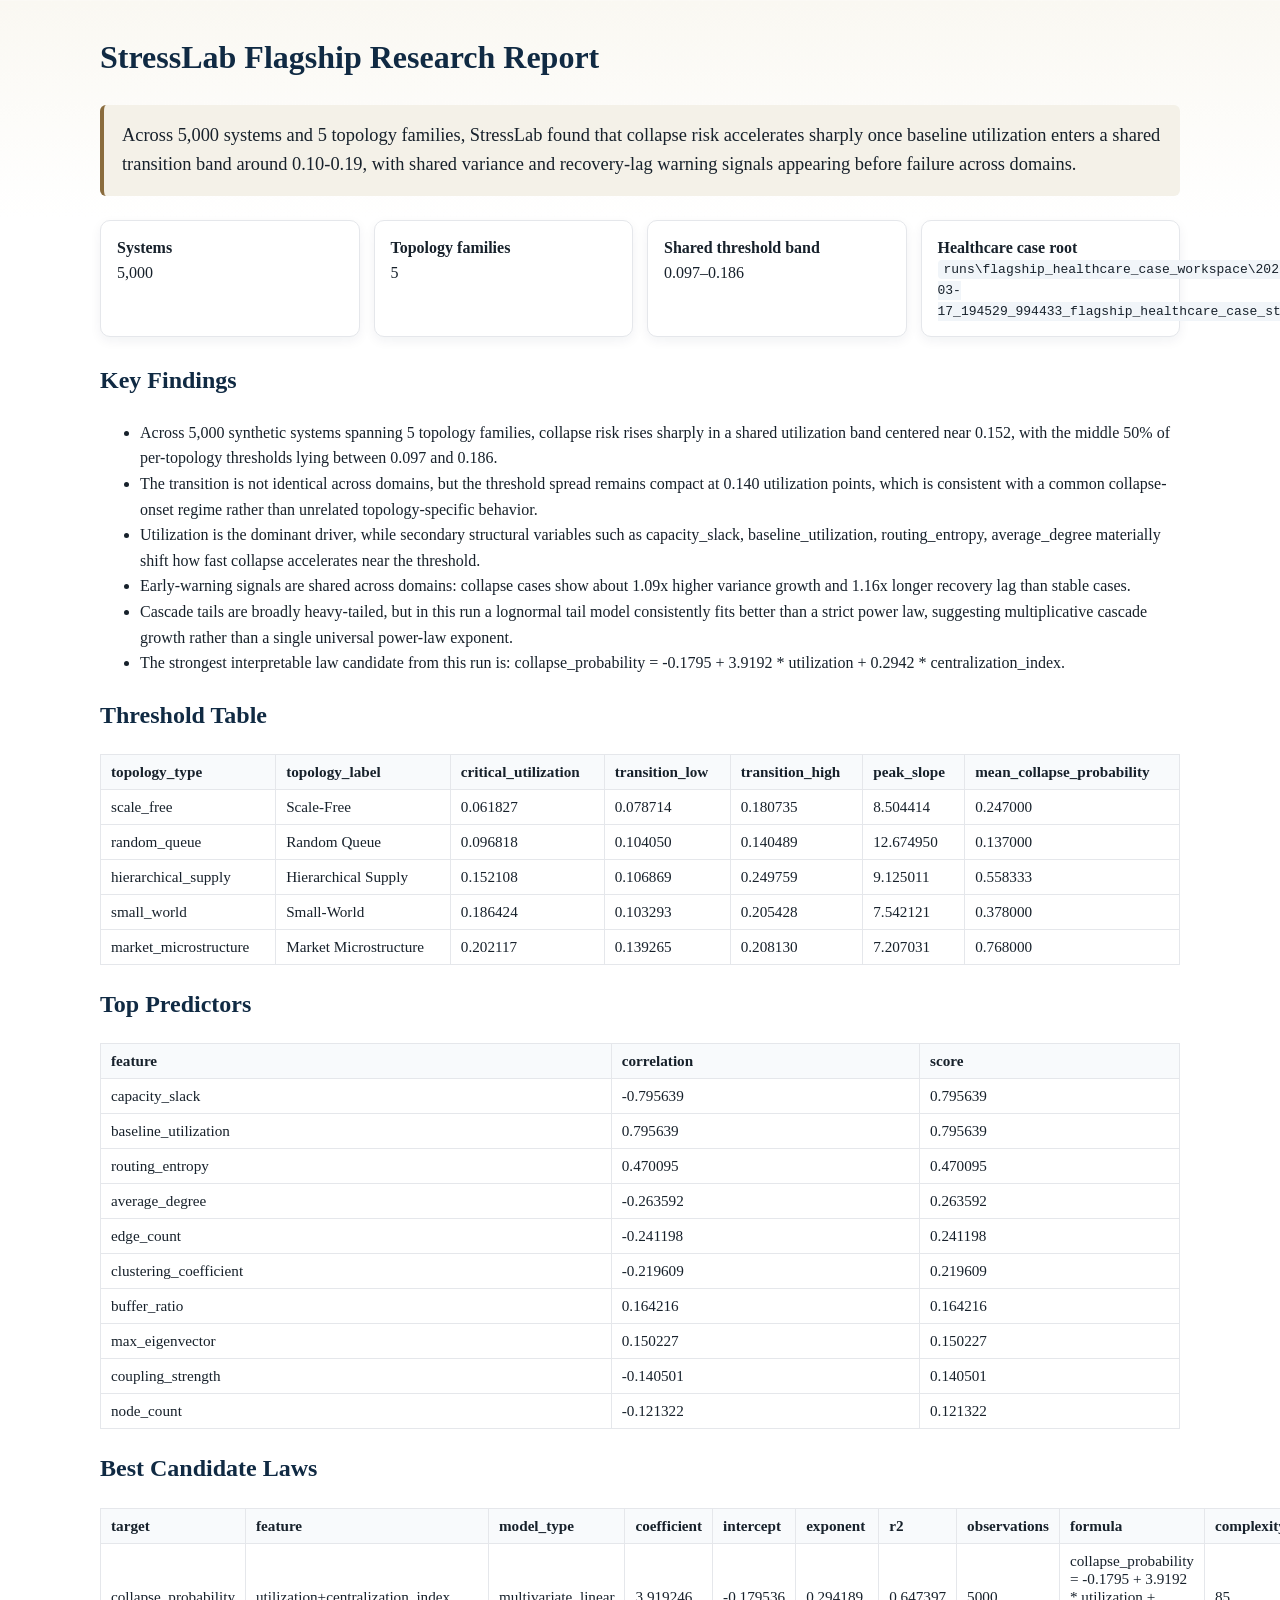
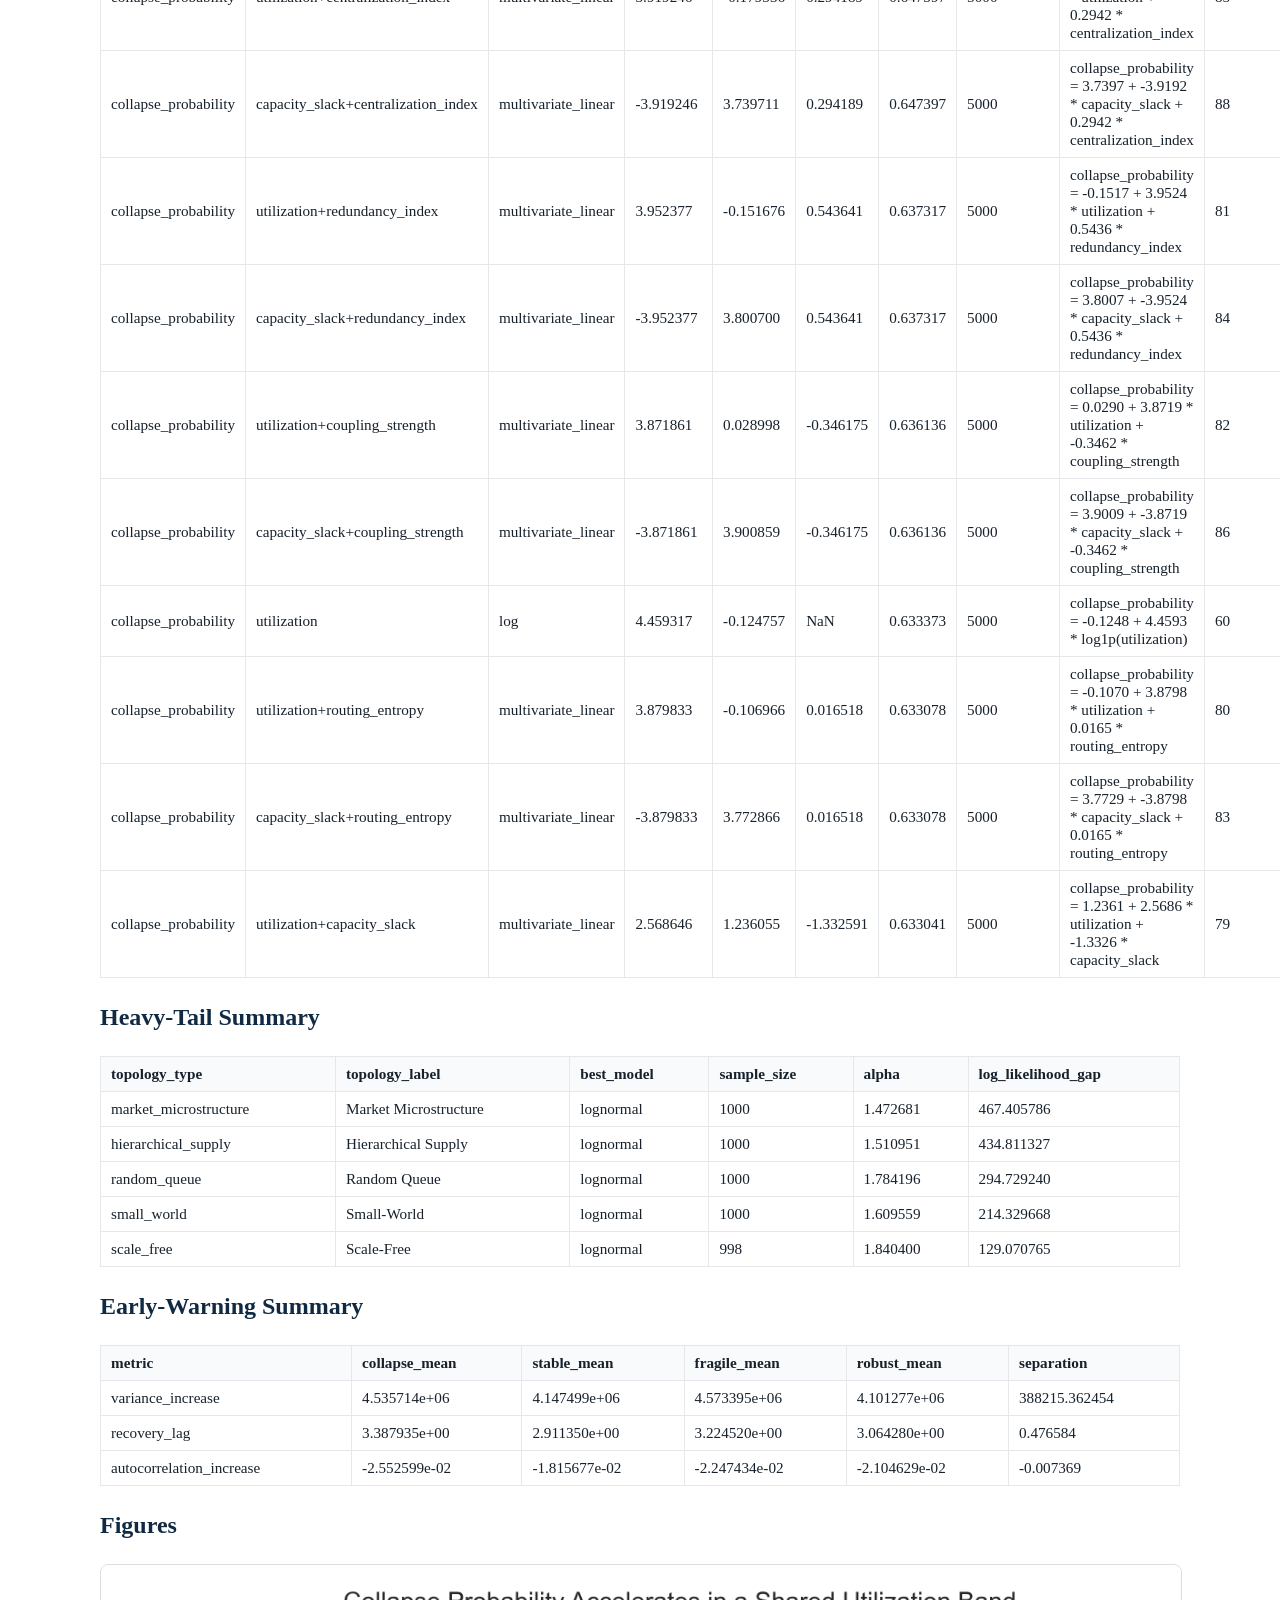
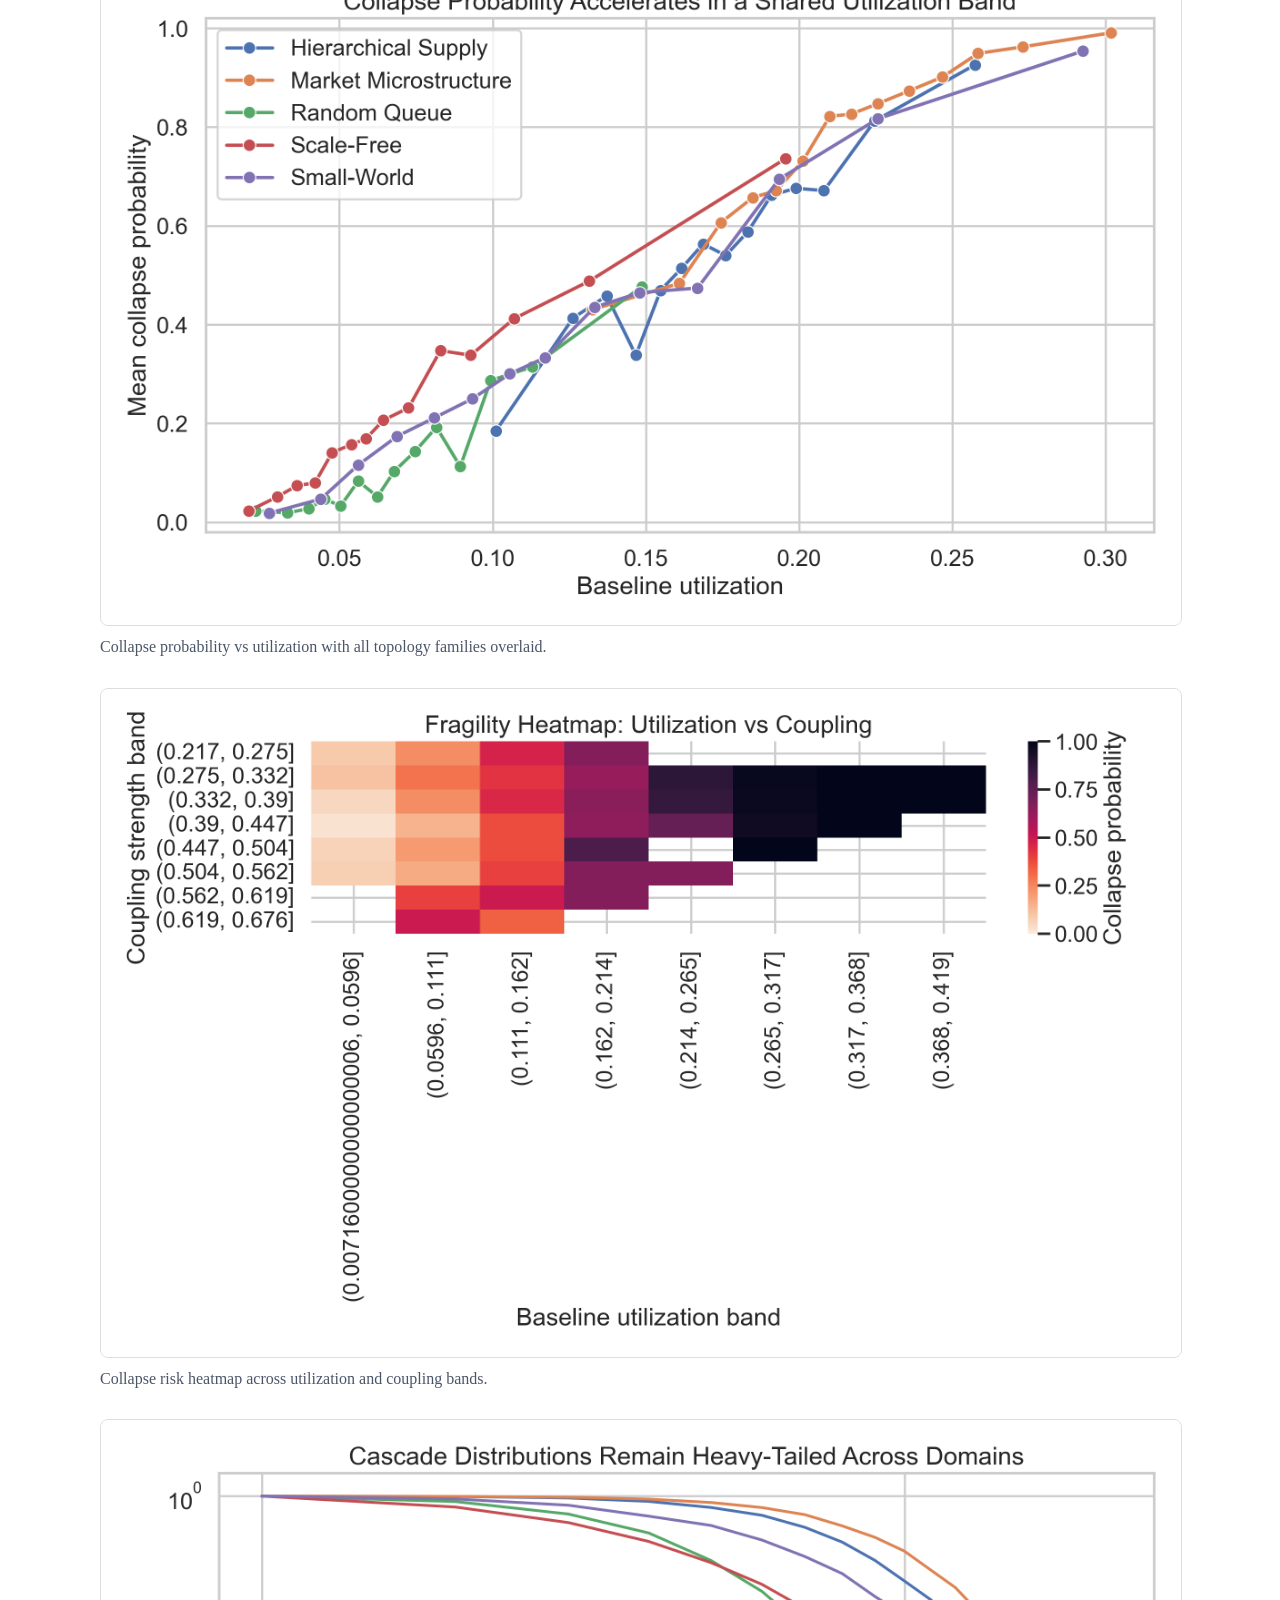
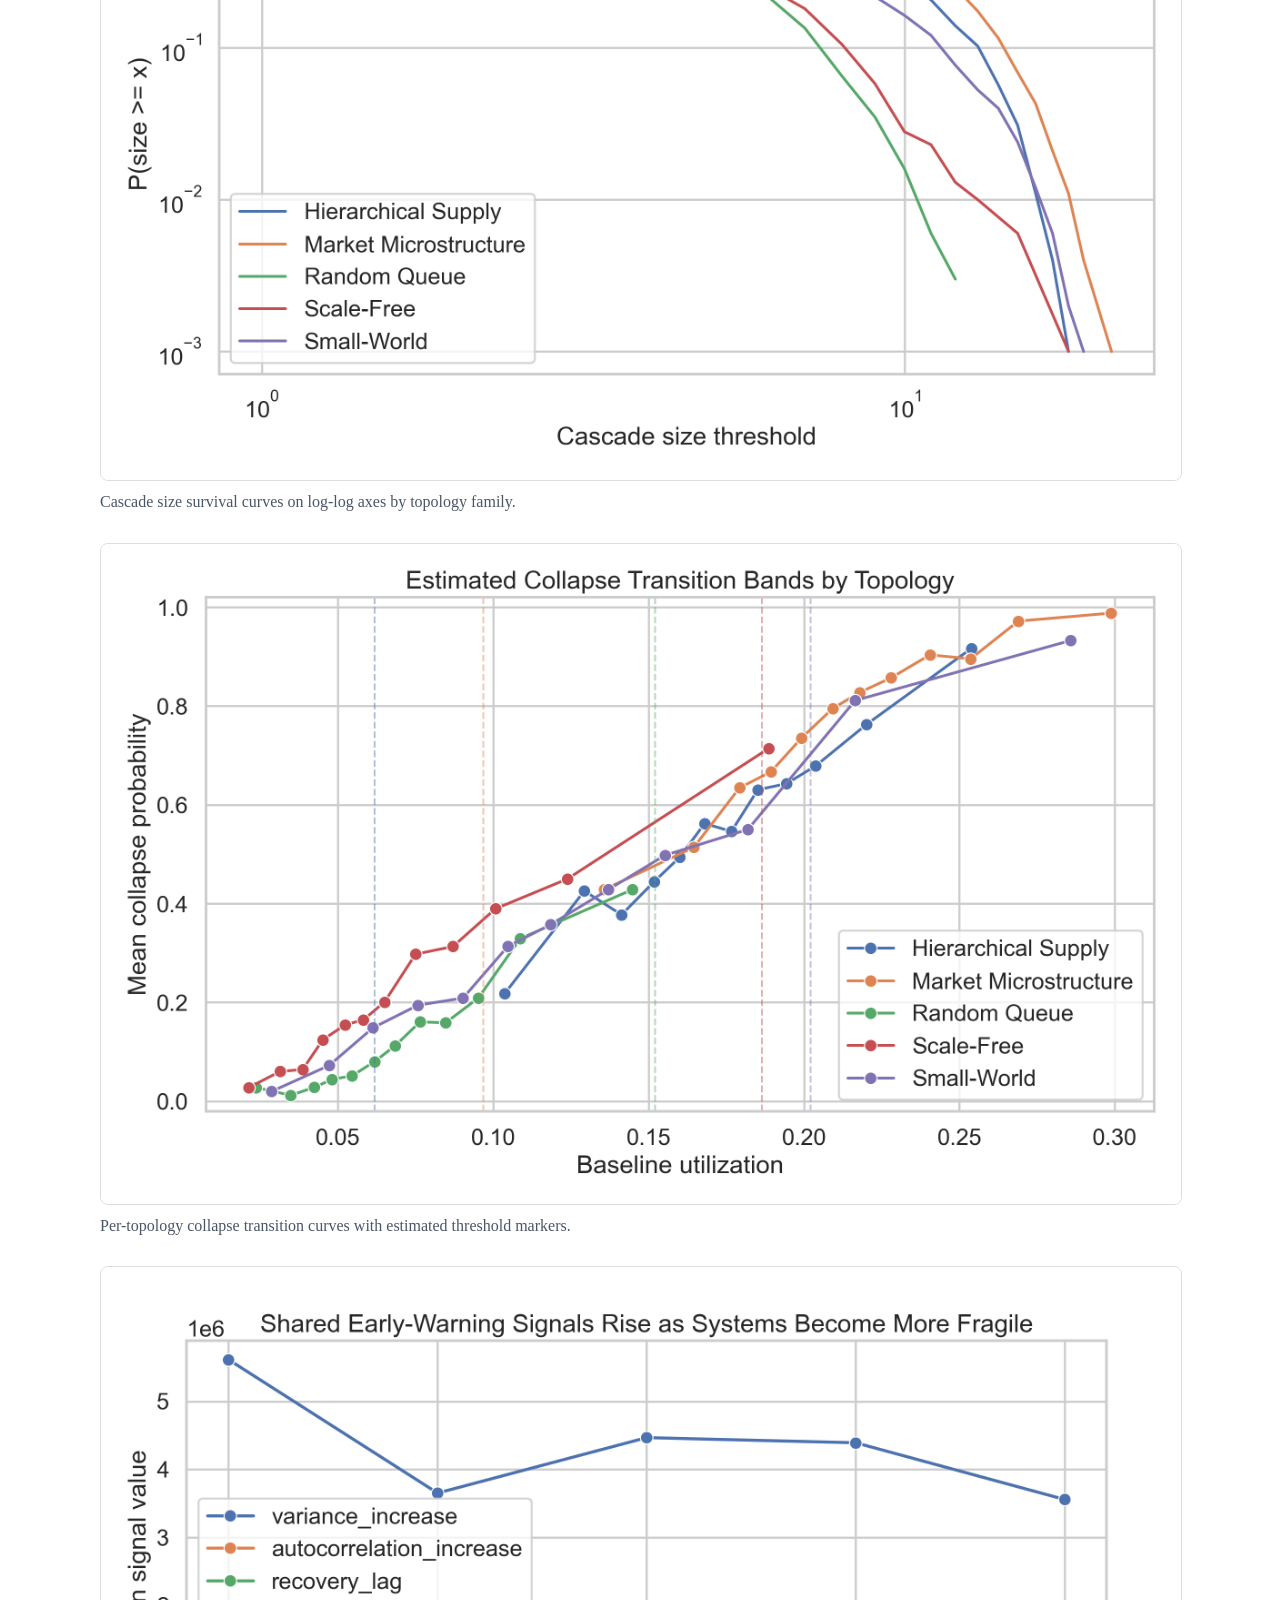
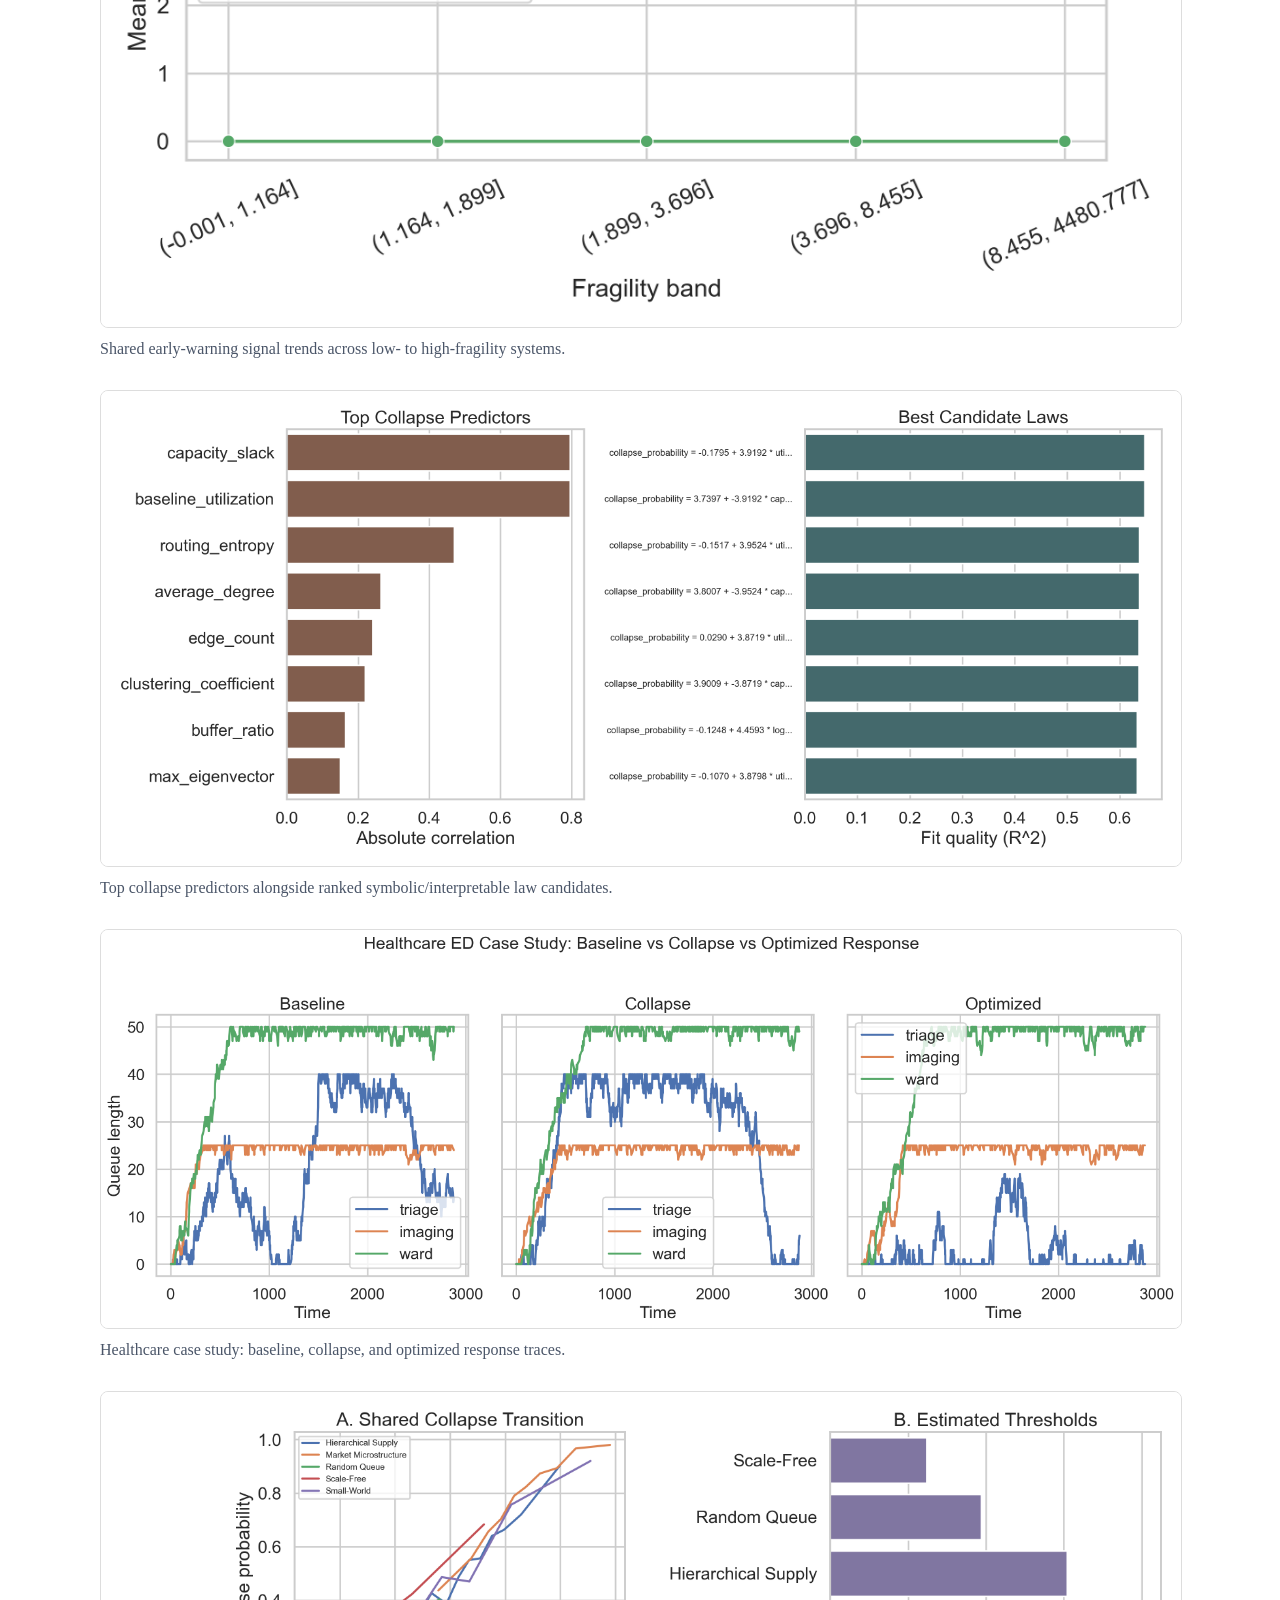
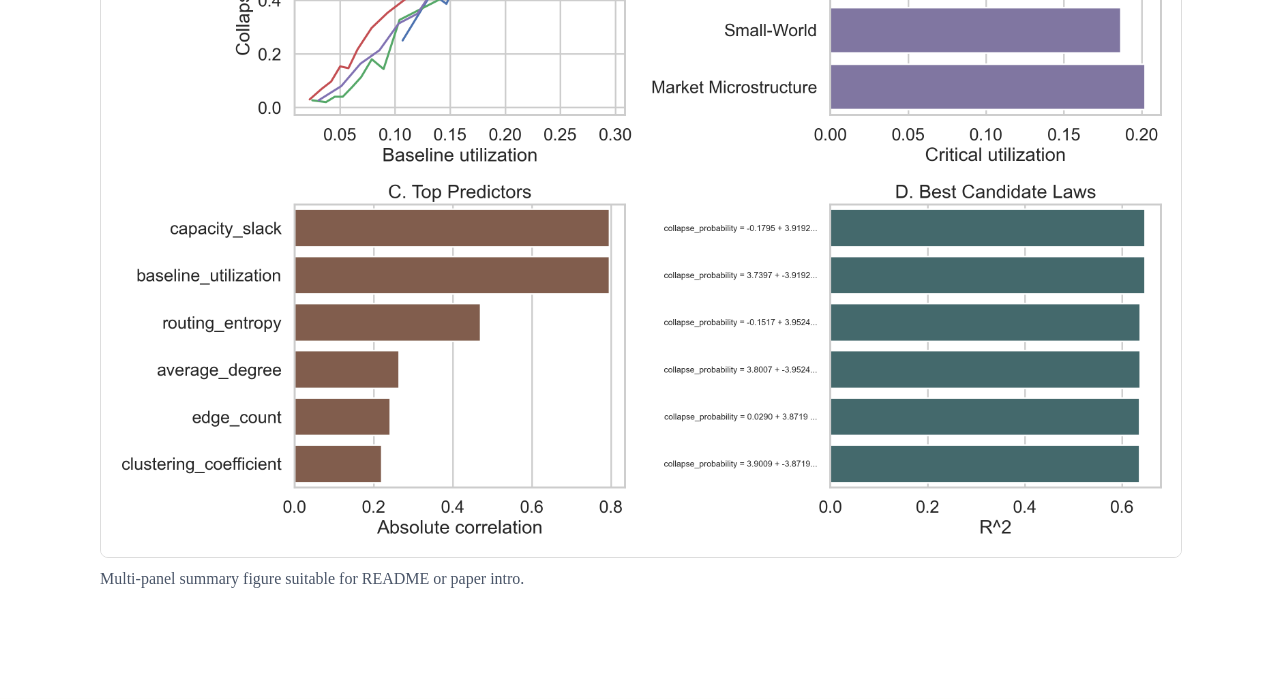
<file: docs/studies/flagship/FLAGSHIP_RESEARCH_REPORT.html>
<html>
<head>
  <meta charset="utf-8" />
  <title>StressLab Flagship Research Report</title>
  <style>
    body {
      font-family: Georgia, 'Times New Roman', serif;
      margin: 32px auto;
      max-width: 1080px;
      line-height: 1.6;
      color: #17212b;
      padding: 0 24px 48px;
      background: linear-gradient(180deg, #faf8f2 0%, #ffffff 220px);
    }
    h1, h2, h3 { color: #102a43; }
    .lede {
      font-size: 1.15rem;
      background: #f4f1e8;
      border-left: 4px solid #8a6c3d;
      padding: 16px 18px;
      border-radius: 6px;
    }
    .grid {
      display: grid;
      grid-template-columns: repeat(auto-fit, minmax(220px, 1fr));
      gap: 14px;
      margin: 24px 0;
    }
    .card {
      background: white;
      border: 1px solid #e5e7eb;
      border-radius: 10px;
      padding: 14px 16px;
      box-shadow: 0 4px 12px rgba(16, 42, 67, 0.06);
    }
    table {
      border-collapse: collapse;
      width: 100%;
      margin-bottom: 20px;
    }
    th, td {
      border: 1px solid #e5e7eb;
      padding: 8px 10px;
      font-size: 0.95rem;
    }
    th {
      background: #f8fafc;
      text-align: left;
    }
    code {
      background: #f1f5f9;
      padding: 2px 6px;
      border-radius: 4px;
    }
  </style>
</head>
<body>
  <h1>StressLab Flagship Research Report</h1>
  <p class="lede">Across 5,000 systems and 5 topology families, StressLab found that collapse risk accelerates sharply once baseline utilization enters a shared transition band around 0.10-0.19, with shared variance and recovery-lag warning signals appearing before failure across domains.</p>
  <div class="grid">
    <div class="card"><strong>Systems</strong><br />5,000</div>
    <div class="card"><strong>Topology families</strong><br />5</div>
    <div class="card"><strong>Shared threshold band</strong><br />0.097–0.186</div>
    <div class="card"><strong>Healthcare case root</strong><br /><code>runs\flagship_healthcare_case_workspace\2026-03-17_194529_994433_flagship_healthcare_case_study_batch</code></div>
  </div>
  <h2>Key Findings</h2>
  <ul><li>Across 5,000 synthetic systems spanning 5 topology families, collapse risk rises sharply in a shared utilization band centered near 0.152, with the middle 50% of per-topology thresholds lying between 0.097 and 0.186.</li>
<li>The transition is not identical across domains, but the threshold spread remains compact at 0.140 utilization points, which is consistent with a common collapse-onset regime rather than unrelated topology-specific behavior.</li>
<li>Utilization is the dominant driver, while secondary structural variables such as capacity_slack, baseline_utilization, routing_entropy, average_degree materially shift how fast collapse accelerates near the threshold.</li>
<li>Early-warning signals are shared across domains: collapse cases show about 1.09x higher variance growth and 1.16x longer recovery lag than stable cases.</li>
<li>Cascade tails are broadly heavy-tailed, but in this run a lognormal tail model consistently fits better than a strict power law, suggesting multiplicative cascade growth rather than a single universal power-law exponent.</li>
<li>The strongest interpretable law candidate from this run is: collapse_probability = -0.1795 + 3.9192 * utilization + 0.2942 * centralization_index.</li></ul>
  <h2>Threshold Table</h2>
  <table class="dataframe">
  <thead>
    <tr style="text-align: right;">
      <th>topology_type</th>
      <th>topology_label</th>
      <th>critical_utilization</th>
      <th>transition_low</th>
      <th>transition_high</th>
      <th>peak_slope</th>
      <th>mean_collapse_probability</th>
    </tr>
  </thead>
  <tbody>
    <tr>
      <td>scale_free</td>
      <td>Scale-Free</td>
      <td>0.061827</td>
      <td>0.078714</td>
      <td>0.180735</td>
      <td>8.504414</td>
      <td>0.247000</td>
    </tr>
    <tr>
      <td>random_queue</td>
      <td>Random Queue</td>
      <td>0.096818</td>
      <td>0.104050</td>
      <td>0.140489</td>
      <td>12.674950</td>
      <td>0.137000</td>
    </tr>
    <tr>
      <td>hierarchical_supply</td>
      <td>Hierarchical Supply</td>
      <td>0.152108</td>
      <td>0.106869</td>
      <td>0.249759</td>
      <td>9.125011</td>
      <td>0.558333</td>
    </tr>
    <tr>
      <td>small_world</td>
      <td>Small-World</td>
      <td>0.186424</td>
      <td>0.103293</td>
      <td>0.205428</td>
      <td>7.542121</td>
      <td>0.378000</td>
    </tr>
    <tr>
      <td>market_microstructure</td>
      <td>Market Microstructure</td>
      <td>0.202117</td>
      <td>0.139265</td>
      <td>0.208130</td>
      <td>7.207031</td>
      <td>0.768000</td>
    </tr>
  </tbody>
</table>
  <h2>Top Predictors</h2>
  <table class="dataframe">
  <thead>
    <tr style="text-align: right;">
      <th>feature</th>
      <th>correlation</th>
      <th>score</th>
    </tr>
  </thead>
  <tbody>
    <tr>
      <td>capacity_slack</td>
      <td>-0.795639</td>
      <td>0.795639</td>
    </tr>
    <tr>
      <td>baseline_utilization</td>
      <td>0.795639</td>
      <td>0.795639</td>
    </tr>
    <tr>
      <td>routing_entropy</td>
      <td>0.470095</td>
      <td>0.470095</td>
    </tr>
    <tr>
      <td>average_degree</td>
      <td>-0.263592</td>
      <td>0.263592</td>
    </tr>
    <tr>
      <td>edge_count</td>
      <td>-0.241198</td>
      <td>0.241198</td>
    </tr>
    <tr>
      <td>clustering_coefficient</td>
      <td>-0.219609</td>
      <td>0.219609</td>
    </tr>
    <tr>
      <td>buffer_ratio</td>
      <td>0.164216</td>
      <td>0.164216</td>
    </tr>
    <tr>
      <td>max_eigenvector</td>
      <td>0.150227</td>
      <td>0.150227</td>
    </tr>
    <tr>
      <td>coupling_strength</td>
      <td>-0.140501</td>
      <td>0.140501</td>
    </tr>
    <tr>
      <td>node_count</td>
      <td>-0.121322</td>
      <td>0.121322</td>
    </tr>
  </tbody>
</table>
  <h2>Best Candidate Laws</h2>
  <table class="dataframe">
  <thead>
    <tr style="text-align: right;">
      <th>target</th>
      <th>feature</th>
      <th>model_type</th>
      <th>coefficient</th>
      <th>intercept</th>
      <th>exponent</th>
      <th>r2</th>
      <th>observations</th>
      <th>formula</th>
      <th>complexity</th>
      <th>source</th>
    </tr>
  </thead>
  <tbody>
    <tr>
      <td>collapse_probability</td>
      <td>utilization+centralization_index</td>
      <td>multivariate_linear</td>
      <td>3.919246</td>
      <td>-0.179536</td>
      <td>0.294189</td>
      <td>0.647397</td>
      <td>5000</td>
      <td>collapse_probability = -0.1795 + 3.9192 * utilization + 0.2942 * centralization_index</td>
      <td>85</td>
      <td>fragility</td>
    </tr>
    <tr>
      <td>collapse_probability</td>
      <td>capacity_slack+centralization_index</td>
      <td>multivariate_linear</td>
      <td>-3.919246</td>
      <td>3.739711</td>
      <td>0.294189</td>
      <td>0.647397</td>
      <td>5000</td>
      <td>collapse_probability = 3.7397 + -3.9192 * capacity_slack + 0.2942 * centralization_index</td>
      <td>88</td>
      <td>fragility</td>
    </tr>
    <tr>
      <td>collapse_probability</td>
      <td>utilization+redundancy_index</td>
      <td>multivariate_linear</td>
      <td>3.952377</td>
      <td>-0.151676</td>
      <td>0.543641</td>
      <td>0.637317</td>
      <td>5000</td>
      <td>collapse_probability = -0.1517 + 3.9524 * utilization + 0.5436 * redundancy_index</td>
      <td>81</td>
      <td>fragility</td>
    </tr>
    <tr>
      <td>collapse_probability</td>
      <td>capacity_slack+redundancy_index</td>
      <td>multivariate_linear</td>
      <td>-3.952377</td>
      <td>3.800700</td>
      <td>0.543641</td>
      <td>0.637317</td>
      <td>5000</td>
      <td>collapse_probability = 3.8007 + -3.9524 * capacity_slack + 0.5436 * redundancy_index</td>
      <td>84</td>
      <td>fragility</td>
    </tr>
    <tr>
      <td>collapse_probability</td>
      <td>utilization+coupling_strength</td>
      <td>multivariate_linear</td>
      <td>3.871861</td>
      <td>0.028998</td>
      <td>-0.346175</td>
      <td>0.636136</td>
      <td>5000</td>
      <td>collapse_probability = 0.0290 + 3.8719 * utilization + -0.3462 * coupling_strength</td>
      <td>82</td>
      <td>fragility</td>
    </tr>
    <tr>
      <td>collapse_probability</td>
      <td>capacity_slack+coupling_strength</td>
      <td>multivariate_linear</td>
      <td>-3.871861</td>
      <td>3.900859</td>
      <td>-0.346175</td>
      <td>0.636136</td>
      <td>5000</td>
      <td>collapse_probability = 3.9009 + -3.8719 * capacity_slack + -0.3462 * coupling_strength</td>
      <td>86</td>
      <td>fragility</td>
    </tr>
    <tr>
      <td>collapse_probability</td>
      <td>utilization</td>
      <td>log</td>
      <td>4.459317</td>
      <td>-0.124757</td>
      <td>NaN</td>
      <td>0.633373</td>
      <td>5000</td>
      <td>collapse_probability = -0.1248 + 4.4593 * log1p(utilization)</td>
      <td>60</td>
      <td>fragility</td>
    </tr>
    <tr>
      <td>collapse_probability</td>
      <td>utilization+routing_entropy</td>
      <td>multivariate_linear</td>
      <td>3.879833</td>
      <td>-0.106966</td>
      <td>0.016518</td>
      <td>0.633078</td>
      <td>5000</td>
      <td>collapse_probability = -0.1070 + 3.8798 * utilization + 0.0165 * routing_entropy</td>
      <td>80</td>
      <td>fragility</td>
    </tr>
    <tr>
      <td>collapse_probability</td>
      <td>capacity_slack+routing_entropy</td>
      <td>multivariate_linear</td>
      <td>-3.879833</td>
      <td>3.772866</td>
      <td>0.016518</td>
      <td>0.633078</td>
      <td>5000</td>
      <td>collapse_probability = 3.7729 + -3.8798 * capacity_slack + 0.0165 * routing_entropy</td>
      <td>83</td>
      <td>fragility</td>
    </tr>
    <tr>
      <td>collapse_probability</td>
      <td>utilization+capacity_slack</td>
      <td>multivariate_linear</td>
      <td>2.568646</td>
      <td>1.236055</td>
      <td>-1.332591</td>
      <td>0.633041</td>
      <td>5000</td>
      <td>collapse_probability = 1.2361 + 2.5686 * utilization + -1.3326 * capacity_slack</td>
      <td>79</td>
      <td>fragility</td>
    </tr>
  </tbody>
</table>
  <h2>Heavy-Tail Summary</h2>
  <table class="dataframe">
  <thead>
    <tr style="text-align: right;">
      <th>topology_type</th>
      <th>topology_label</th>
      <th>best_model</th>
      <th>sample_size</th>
      <th>alpha</th>
      <th>log_likelihood_gap</th>
    </tr>
  </thead>
  <tbody>
    <tr>
      <td>market_microstructure</td>
      <td>Market Microstructure</td>
      <td>lognormal</td>
      <td>1000</td>
      <td>1.472681</td>
      <td>467.405786</td>
    </tr>
    <tr>
      <td>hierarchical_supply</td>
      <td>Hierarchical Supply</td>
      <td>lognormal</td>
      <td>1000</td>
      <td>1.510951</td>
      <td>434.811327</td>
    </tr>
    <tr>
      <td>random_queue</td>
      <td>Random Queue</td>
      <td>lognormal</td>
      <td>1000</td>
      <td>1.784196</td>
      <td>294.729240</td>
    </tr>
    <tr>
      <td>small_world</td>
      <td>Small-World</td>
      <td>lognormal</td>
      <td>1000</td>
      <td>1.609559</td>
      <td>214.329668</td>
    </tr>
    <tr>
      <td>scale_free</td>
      <td>Scale-Free</td>
      <td>lognormal</td>
      <td>998</td>
      <td>1.840400</td>
      <td>129.070765</td>
    </tr>
  </tbody>
</table>
  <h2>Early-Warning Summary</h2>
  <table class="dataframe">
  <thead>
    <tr style="text-align: right;">
      <th>metric</th>
      <th>collapse_mean</th>
      <th>stable_mean</th>
      <th>fragile_mean</th>
      <th>robust_mean</th>
      <th>separation</th>
    </tr>
  </thead>
  <tbody>
    <tr>
      <td>variance_increase</td>
      <td>4.535714e+06</td>
      <td>4.147499e+06</td>
      <td>4.573395e+06</td>
      <td>4.101277e+06</td>
      <td>388215.362454</td>
    </tr>
    <tr>
      <td>recovery_lag</td>
      <td>3.387935e+00</td>
      <td>2.911350e+00</td>
      <td>3.224520e+00</td>
      <td>3.064280e+00</td>
      <td>0.476584</td>
    </tr>
    <tr>
      <td>autocorrelation_increase</td>
      <td>-2.552599e-02</td>
      <td>-1.815677e-02</td>
      <td>-2.247434e-02</td>
      <td>-2.104629e-02</td>
      <td>-0.007369</td>
    </tr>
  </tbody>
</table>
  <h2>Figures</h2>
  <figure style='margin: 0 0 28px 0;'><img src='figures/collapse_probability_vs_utilization_overlay.png' style='max-width:100%; border:1px solid #ddd; border-radius:8px;' /><figcaption style='margin-top:8px; color:#4a5568;'>Collapse probability vs utilization with all topology families overlaid.</figcaption></figure>
<figure style='margin: 0 0 28px 0;'><img src='figures/fragility_heatmap_utilization_coupling.png' style='max-width:100%; border:1px solid #ddd; border-radius:8px;' /><figcaption style='margin-top:8px; color:#4a5568;'>Collapse risk heatmap across utilization and coupling bands.</figcaption></figure>
<figure style='margin: 0 0 28px 0;'><img src='figures/cascade_distribution_by_topology.png' style='max-width:100%; border:1px solid #ddd; border-radius:8px;' /><figcaption style='margin-top:8px; color:#4a5568;'>Cascade size survival curves on log-log axes by topology family.</figcaption></figure>
<figure style='margin: 0 0 28px 0;'><img src='figures/phase_transition_by_topology.png' style='max-width:100%; border:1px solid #ddd; border-radius:8px;' /><figcaption style='margin-top:8px; color:#4a5568;'>Per-topology collapse transition curves with estimated threshold markers.</figcaption></figure>
<figure style='margin: 0 0 28px 0;'><img src='figures/early_warning_signal_trends.png' style='max-width:100%; border:1px solid #ddd; border-radius:8px;' /><figcaption style='margin-top:8px; color:#4a5568;'>Shared early-warning signal trends across low- to high-fragility systems.</figcaption></figure>
<figure style='margin: 0 0 28px 0;'><img src='figures/feature_importance_and_laws.png' style='max-width:100%; border:1px solid #ddd; border-radius:8px;' /><figcaption style='margin-top:8px; color:#4a5568;'>Top collapse predictors alongside ranked symbolic/interpretable law candidates.</figcaption></figure>
<figure style='margin: 0 0 28px 0;'><img src='figures/healthcare_case_baseline_vs_collapse_vs_intervention.png' style='max-width:100%; border:1px solid #ddd; border-radius:8px;' /><figcaption style='margin-top:8px; color:#4a5568;'>Healthcare case study: baseline, collapse, and optimized response traces.</figcaption></figure>
<figure style='margin: 0 0 28px 0;'><img src='figures/flagship_main_result.png' style='max-width:100%; border:1px solid #ddd; border-radius:8px;' /><figcaption style='margin-top:8px; color:#4a5568;'>Multi-panel summary figure suitable for README or paper intro.</figcaption></figure>
</body>
</html>
</file>
<file: docs/styles.css>
:root {
  --bg: #f5f1e8;
  --panel: #fffdf8;
  --ink: #152534;
  --muted: #51606d;
  --accent: #8f5f3f;
  --accent-dark: #71452b;
  --border: #dfd6c4;
  --shadow: 0 10px 30px rgba(21, 37, 52, 0.08);
}

* {
  box-sizing: border-box;
}

body {
  margin: 0;
  font-family: Georgia, "Times New Roman", serif;
  color: var(--ink);
  background:
    radial-gradient(circle at top left, rgba(143, 95, 63, 0.09), transparent 28%),
    linear-gradient(180deg, #f7f3ec 0%, #fefcf8 300px, #ffffff 100%);
}

a {
  color: var(--accent-dark);
  text-decoration: none;
}

a:hover {
  text-decoration: underline;
}

.shell {
  max-width: 1180px;
  margin: 0 auto;
  padding: 0 24px 56px;
}

.nav {
  display: flex;
  justify-content: space-between;
  align-items: center;
  gap: 16px;
  padding: 20px 0;
}

.brand {
  font-size: 1.15rem;
  font-weight: 700;
  letter-spacing: 0.03em;
}

.nav-links {
  display: flex;
  flex-wrap: wrap;
  gap: 14px;
  font-size: 0.96rem;
}

.hero {
  display: grid;
  grid-template-columns: 1.1fr 1fr;
  gap: 28px;
  align-items: center;
  padding: 28px 0 18px;
}

.eyebrow {
  color: var(--accent-dark);
  text-transform: uppercase;
  letter-spacing: 0.08em;
  font-size: 0.84rem;
  margin-bottom: 10px;
}

h1 {
  font-size: clamp(2.2rem, 5vw, 4rem);
  line-height: 1.02;
  margin: 0 0 16px;
}

h2 {
  font-size: 1.75rem;
  margin: 0 0 12px;
}

h3 {
  font-size: 1.15rem;
  margin: 0 0 10px;
}

.lede {
  font-size: 1.1rem;
  line-height: 1.7;
  color: var(--muted);
  margin-bottom: 20px;
}

.claim {
  background: linear-gradient(135deg, rgba(143, 95, 63, 0.12), rgba(143, 95, 63, 0.03));
  border: 1px solid rgba(143, 95, 63, 0.2);
  border-radius: 18px;
  padding: 16px 18px;
  font-size: 1.08rem;
  line-height: 1.7;
  box-shadow: var(--shadow);
}

.hero img,
.figure-card img,
.feature-figure img {
  width: 100%;
  display: block;
  border-radius: 18px;
  border: 1px solid var(--border);
  box-shadow: var(--shadow);
  background: #fff;
}

.stats {
  display: grid;
  grid-template-columns: repeat(auto-fit, minmax(180px, 1fr));
  gap: 14px;
  margin: 22px 0 8px;
}

.card,
.figure-card,
.text-panel,
.step {
  background: var(--panel);
  border: 1px solid var(--border);
  border-radius: 18px;
  box-shadow: var(--shadow);
}

.card {
  padding: 18px;
}

.card .metric {
  font-size: 1.7rem;
  font-weight: 700;
  margin-bottom: 6px;
}

.section {
  margin-top: 42px;
}

.section-grid {
  display: grid;
  grid-template-columns: repeat(auto-fit, minmax(280px, 1fr));
  gap: 18px;
}

.text-panel {
  padding: 20px 22px;
  line-height: 1.7;
}

.figure-grid {
  display: grid;
  grid-template-columns: repeat(auto-fit, minmax(300px, 1fr));
  gap: 18px;
}

.figure-card {
  overflow: hidden;
}

.figure-card .copy {
  padding: 16px 18px 18px;
}

.feature-figure {
  margin-top: 18px;
}

.steps {
  display: grid;
  grid-template-columns: repeat(auto-fit, minmax(220px, 1fr));
  gap: 16px;
}

.step {
  padding: 18px;
}

.step .num {
  width: 38px;
  height: 38px;
  border-radius: 999px;
  display: inline-flex;
  align-items: center;
  justify-content: center;
  background: rgba(143, 95, 63, 0.12);
  color: var(--accent-dark);
  font-weight: 700;
  margin-bottom: 12px;
}

.kicker {
  color: var(--muted);
  font-size: 0.96rem;
}

.button-row {
  display: flex;
  flex-wrap: wrap;
  gap: 12px;
  margin-top: 20px;
}

.button {
  display: inline-flex;
  align-items: center;
  gap: 8px;
  padding: 11px 16px;
  border-radius: 999px;
  border: 1px solid var(--accent);
  background: var(--accent);
  color: #fff;
  font-weight: 700;
}

.button.secondary {
  background: transparent;
  color: var(--accent-dark);
}

.button,
button.button {
  cursor: pointer;
}

.note {
  color: var(--muted);
  font-size: 0.95rem;
}

.demo-layout {
  display: grid;
  grid-template-columns: 340px 1fr;
  gap: 18px;
  align-items: start;
}

.demo-panel {
  background: var(--panel);
  border: 1px solid var(--border);
  border-radius: 18px;
  box-shadow: var(--shadow);
  padding: 20px 22px;
}

.preset-list {
  display: grid;
  gap: 12px;
  margin-top: 12px;
}

.preset-option {
  width: 100%;
  display: grid;
  gap: 6px;
  text-align: left;
  padding: 14px 15px;
  border-radius: 16px;
  border: 1px solid var(--border);
  background: #fff;
  color: var(--ink);
  font: inherit;
  box-shadow: var(--shadow);
}

.preset-option span {
  color: var(--muted);
  line-height: 1.55;
}

.preset-option.active {
  border-color: rgba(143, 95, 63, 0.45);
  background: rgba(143, 95, 63, 0.07);
}

.slider-group {
  margin-top: 12px;
}

.slider-head {
  display: flex;
  justify-content: space-between;
  gap: 12px;
  margin-bottom: 6px;
  align-items: baseline;
}

.slider-head label {
  color: var(--muted);
}

input[type="range"] {
  width: 100%;
  accent-color: var(--accent);
}

.demo-match-note {
  margin-top: 18px;
  padding: 14px 15px;
  border-radius: 14px;
  border: 1px dashed var(--border);
  background: rgba(255, 255, 255, 0.74);
  line-height: 1.6;
}

.demo-result-header {
  display: flex;
  justify-content: space-between;
  gap: 16px;
  align-items: flex-start;
  flex-wrap: wrap;
}

.demo-chip {
  display: inline-flex;
  align-items: center;
  padding: 0.4rem 0.8rem;
  border-radius: 999px;
  background: rgba(143, 95, 63, 0.12);
  color: var(--accent-dark);
  font-size: 0.9rem;
  font-weight: 700;
}

.demo-result-cards {
  margin-top: 18px;
}

.demo-card .metric {
  font-size: 1.55rem;
}

.demo-intervention {
  font-size: 1.12rem !important;
  line-height: 1.35;
}

.demo-result-grid {
  display: grid;
  grid-template-columns: 1.1fr 0.9fr;
  gap: 18px;
  margin-top: 18px;
}

.pill {
  display: inline-flex;
  align-items: center;
  padding: 0.25rem 0.65rem;
  border-radius: 999px;
  font-size: 0.82rem;
  font-weight: 700;
}

.pill.high {
  background: #f8d7d4;
  color: #9b2c2c;
}

.pill.moderate {
  background: #fff1dd;
  color: #9a5d00;
}

.pill.low {
  background: #e4f4e8;
  color: #2d6b3f;
}

pre {
  overflow-x: auto;
  background: #151d24;
  color: #f8fafc;
  padding: 14px 16px;
  border-radius: 14px;
  font-size: 0.92rem;
  line-height: 1.55;
}

code {
  font-family: Consolas, "Courier New", monospace;
}

ul {
  line-height: 1.7;
}

.footer {
  margin-top: 56px;
  padding-top: 18px;
  border-top: 1px solid var(--border);
  color: var(--muted);
  font-size: 0.95rem;
}

@media (max-width: 860px) {
  .hero,
  .demo-layout,
  .demo-result-grid {
    grid-template-columns: 1fr;
  }
}
</file>
